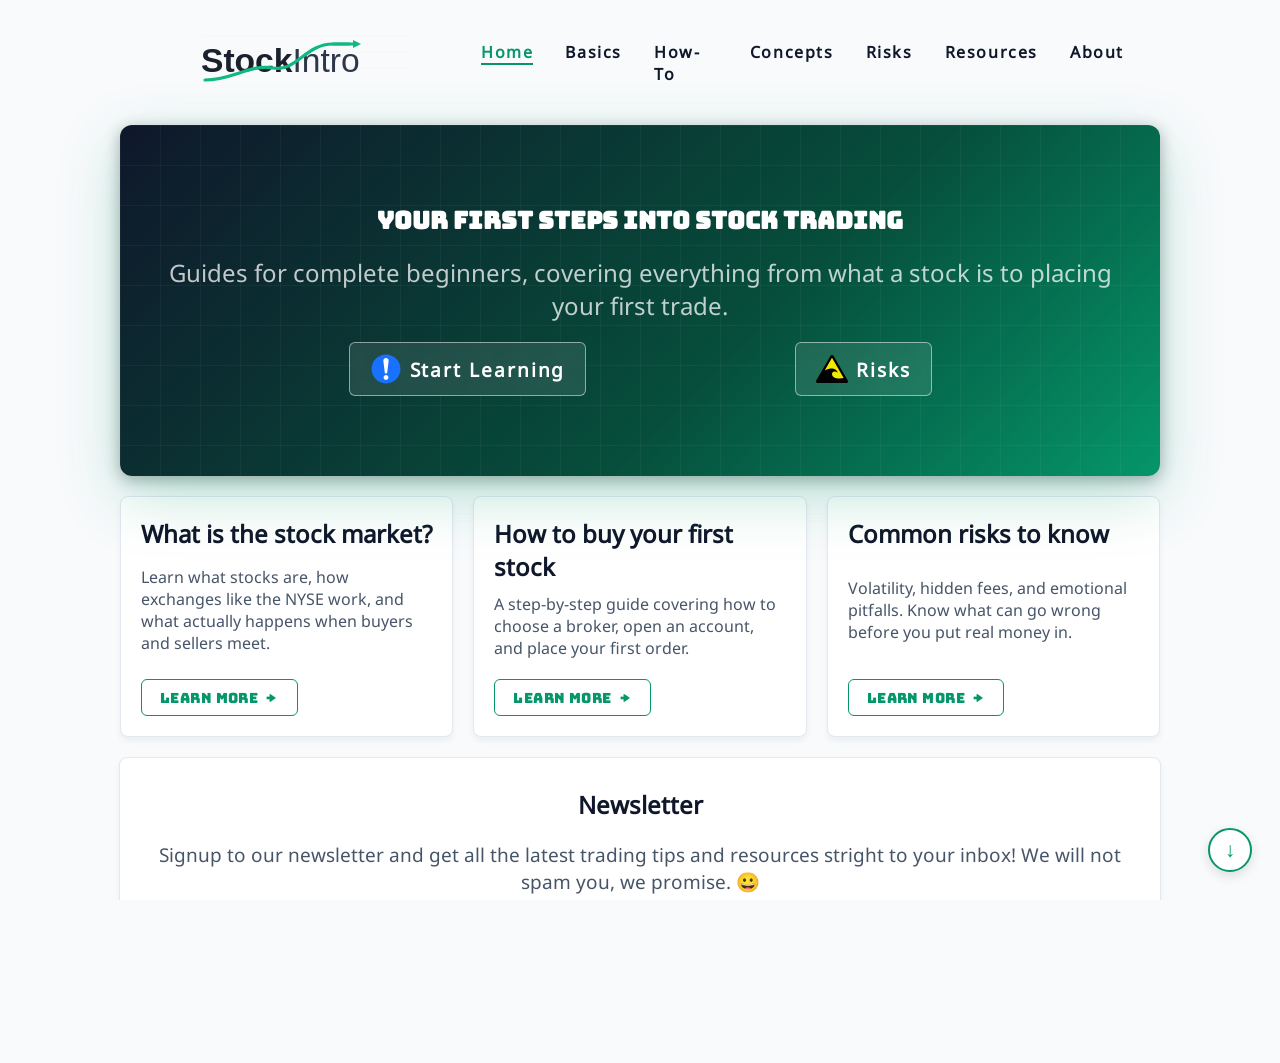
<file: index.html>
<!doctype html>
<!--
    Purpose: An introduction to stock market trading, intended for people who are interested in stock market trading and want an initial introduction.
    Started: 11th March 2026
 -->
<html lang="en-us">
    <head>
        <meta charset="UTF-8">
        <meta name="viewport" content="width=device-width, initial-scale=1.0">
        <meta name="description" content="Learn how to do stock trading from the basic concepts to making your first trade.">
        <meta name="keywords" content="stock trading,intro to stock trading,risks,newsletter,learn">
        <title>StockInto - Home</title>
        <link rel="preload" href="fonts/NotoSans-Regular.woff2" as="font" type="font/woff2" crossorigin>
        <link rel="preload" href="fonts/Bungee-Regular.woff2" as="font" type="font/woff2" crossorigin>
        <link rel="icon" href="images/favicon.svg" type="image/svg+xml">
        <link rel="stylesheet" href="css/style.css">
        <script src="js/site.js"></script>
    </head>
    <body>
        <!-- Header Section -->
        <header>
            <a href="index.html"><img src="images/logo.svg" id="logo" alt="StockIntro" width="160" height="40"></a>
            <div id="navfocus" onClick="toggleNavMenu()"><!-- Shows a gray background when small menu is toggled to focus the nav menu --></div>
            <nav>
                <!-- Navigation Section -->
                <ul>
                    <li><a href="index.html">Home</a></li>
                    <li><a href="basics.html">Basics</a></li>
                    <li><a href="how-to.html">How-To</a></li>
                    <li><a href="concepts.html">Concepts</a></li>
                    <li><a href="risks.html">Risks</a></li>
                    <li><a href="resources.html">Resources</a></li>
                    <li><a href="about.html">About</a></li>
                </ul>
            </nav>
            <span id="hamburger" onClick="toggleNavMenu()">&#8801;</span>
        </header>
        <main>
            <section id="hero">
                <h1>Your first steps into stock trading</h1>
                <p>Guides for complete beginners, covering everything from what a stock is to placing your first trade.</p>
                <nav id="hero-links">
                    <a href="basics.html"><img src="images/icons/general-mandatory-svgrepo-com.svg" class="icon-32" alt=""> Start Learning</a>
                    <a href="risks.html" id="hero-risk-btn"><img src="images/icons/warning-tsunami-hazard-zone-svgrepo-com.svg" class="icon-32" alt=""> <span>Risks</span></a>
                </nav>
            </section>
            <section class="teasers">
                <ul>
                    <li>
                        <h2>What is the stock market?</h2>
                        <p>
                            Learn what stocks are, how exchanges like the NYSE work,
                            and what actually happens when buyers and sellers meet.
                        </p>
                        <a href="basics.html">Learn More</a>
                    </li>
                    <li>
                        <h2>How to buy your first stock</h2>
                        <p>
                            A step-by-step guide covering how to choose a broker, open an account, and place your first order.
                        </p>
                        <a href="how-to.html">Learn More</a>
                    </li>
                    <li>
                        <h2>Common risks to know</h2>
                        <p>
                            Volatility, hidden fees, and emotional pitfalls. Know what can go wrong before you put real money in.
                        </p>
                        <a href="risks.html">Learn More</a>
                    </li>
                </ul>
            </section>
            <section class="content" id="newsletter">
                <h2>Newsletter</h2>
                <p>Signup to our newsletter and get all the latest trading tips and resources stright to your inbox! We will not spam you, we promise. &#128512;</p>
                <form action="newsletter-thanks.html" method="GET">
                    <input type="email" name="email" placeholder="you@wherever.org">
                    <input type="submit" value="Signup">
                </form>
            </section>
        </main>
        <footer>
            <p>&copy;2026 StockIntro. All Rights Reserved. | This website was created as a university project.</p>
            <ul>
                <li><a href="privacy.html">Privacy</a></li>
                <li><a href="terms.html">Terms</a></li>
                <li><a href="#"><img src="images/icons/facebook-color-svgrepo-com.svg" class="icon-24" alt="Facebook"></a></li>
                <li><a href="#"><img src="images/icons/twitter-1-svgrepo-com.svg" class="icon-24" alt="Twitter / X"></a></li>
            </ul>
        </footer>
    </body>
</html>
</file>
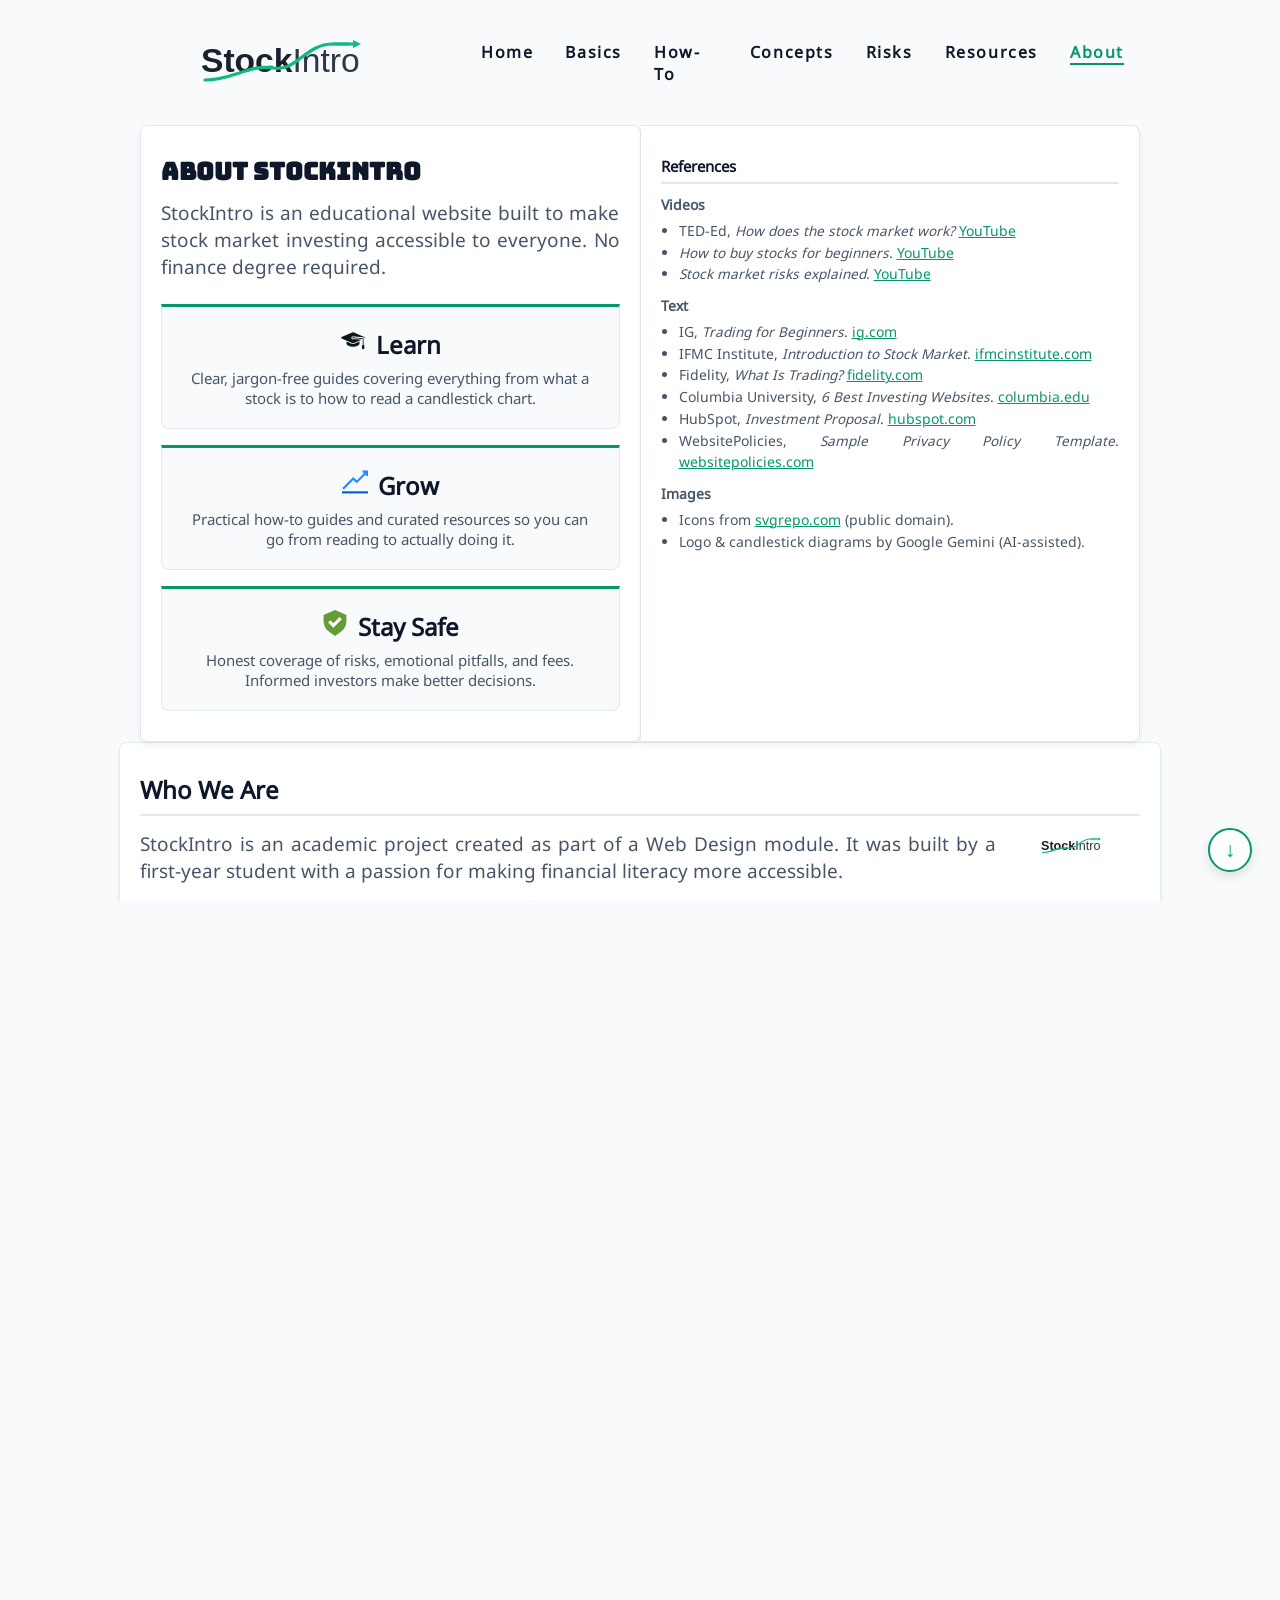
<file: about.html>
<!doctype html>
<html lang="en-us">
    <head>
        <meta charset="UTF-8">
        <meta name="viewport" content="width=device-width, initial-scale=1.0">
        <meta name="description" content="About StockIntro - our mission, who we are, and where to find us.">
        <meta name="keywords" content="stock trading,intro to stock trading,about,about us">
        <title>StockIntro - About</title>
        <link rel="preload" href="fonts/NotoSans-Regular.woff2" as="font" type="font/woff2" crossorigin>
        <link rel="preload" href="fonts/Bungee-Regular.woff2" as="font" type="font/woff2" crossorigin>
        <link rel="icon" href="images/favicon.svg" type="image/svg+xml">
        <link rel="stylesheet" href="css/style.css">
        <link rel="stylesheet" href="css/about.css">
        <script src="js/site.js"></script>
        <style>
            /* Float the logo image in the Who We Are section */
            .about-float-img {
                float: right;
                margin: 0 0 16px 24px;
                border-radius: 8px;
                width: 120px;
            }
        </style>
    </head>
    <body>
        <!-- Header Section -->
        <header>
            <a href="index.html"><img src="images/logo.svg" id="logo" alt="StockIntro" width="160" height="40"></a>
            <div id="navfocus" onClick="toggleNavMenu()"><!-- Shows a gray background when small menu is toggled to focus the nav menu --></div>
            <nav>
                <!-- Navigation Section -->
                <ul>
                    <li><a href="index.html">Home</a></li>
                    <li><a href="basics.html">Basics</a></li>
                    <li><a href="how-to.html">How-To</a></li>
                    <li><a href="concepts.html">Concepts</a></li>
                    <li><a href="risks.html">Risks</a></li>
                    <li><a href="resources.html">Resources</a></li>
                    <li><a href="about.html">About</a></li>
                </ul>
            </nav>
            <span id="hamburger" onClick="toggleNavMenu()">&#8801;</span>
        </header>
        <main>

            <!-- Mission -->
            <div class="about-mission-row">
                <section class="content">
                    <h1>About StockIntro</h1>
                    <p>StockIntro is an educational website built to make stock market investing accessible to everyone. No finance degree required.</p>

                    <div class="about-mission">
                        <div class="about-mission-item">
                            <div class="about-mission-header">
                                <span class="about-mission-icon"><img src="images/icons/learn-svgrepo-com.svg" alt=""></span>
                                <h2>Learn</h2>
                            </div>
                            <p>Clear, jargon-free guides covering everything from what a stock is to how to read a candlestick chart.</p>
                        </div>
                        <div class="about-mission-item">
                            <div class="about-mission-header">
                                <span class="about-mission-icon"><img src="images/icons/profit-svgrepo-com.svg" alt=""></span>
                                <h2>Grow</h2>
                            </div>
                            <p>Practical how-to guides and curated resources so you can go from reading to actually doing it.</p>
                        </div>
                        <div class="about-mission-item">
                            <div class="about-mission-header">
                                <span class="about-mission-icon"><img src="images/icons/shield-check-svgrepo-com.svg" alt=""></span>
                                <h2>Stay Safe</h2>
                            </div>
                            <p>Honest coverage of risks, emotional pitfalls, and fees. Informed investors make better decisions.</p>
                        </div>
                    </div>
                </section>

                <aside class="about-references content">
                    <h2>References</h2>
                    <ul>
                        <li><b>Videos</b>
                            <ul>
                                <li>TED-Ed, <i>How does the stock market work?</i> <a href="https://www.youtube.com/watch?v=p7HKvqRI_Bo" target="_blank" rel="noopener noreferrer">YouTube</a></li>
                                <li><i>How to buy stocks for beginners</i>. <a href="https://www.youtube.com/watch?v=bBiKjdY_Smc" target="_blank" rel="noopener noreferrer">YouTube</a></li>
                                <li><i>Stock market risks explained</i>. <a href="https://www.youtube.com/watch?v=eFf3Yk1B1VE" target="_blank" rel="noopener noreferrer">YouTube</a></li>
                            </ul>
                        </li>
                        <li><b>Text</b>
                            <ul>
                                <li>IG, <i>Trading for Beginners</i>. <a href="https://www.ig.com/en/trading-need-to-knows/trading-for-beginners" target="_blank" rel="noopener noreferrer">ig.com</a></li>
                                <li>IFMC Institute, <i>Introduction to Stock Market</i>. <a href="https://www.ifmcinstitute.com/introduction-to-stock-market/" target="_blank" rel="noopener noreferrer">ifmcinstitute.com</a></li>
                                <li>Fidelity, <i>What Is Trading?</i> <a href="https://www.fidelity.com/learning-center/smart-money/what-is-trading" target="_blank" rel="noopener noreferrer">fidelity.com</a></li>
                                <li>Columbia University, <i>6 Best Investing Websites</i>. <a href="https://www.columbia.edu/~tmd2142/6-best-investing-websites.html" target="_blank" rel="noopener noreferrer">columbia.edu</a></li>
                                <li>HubSpot, <i>Investment Proposal</i>. <a href="https://blog.hubspot.com/sales/investment-proposal" target="_blank" rel="noopener noreferrer">hubspot.com</a></li>
                                <li>WebsitePolicies, <i>Sample Privacy Policy Template</i>. <a href="https://www.websitepolicies.com/blog/sample-privacy-policy-template" target="_blank" rel="noopener noreferrer">websitepolicies.com</a></li>
                            </ul>
                        </li>
                        <li><b>Images</b>
                            <ul>
                                <li>Icons from <a href="https://www.svgrepo.com" target="_blank" rel="noopener noreferrer">svgrepo.com</a> (public domain).</li>
                                <li>Logo &amp; candlestick diagrams by Google Gemini (AI-assisted).</li>
                            </ul>
                        </li>
                    </ul>
                </aside>
            </div>

            <!-- Who we are -->
            <section class="content">
                <h2 class="about-heading">Who We Are</h2>
                <img src="images/logo.svg" alt="StockIntro logo" class="about-float-img" width="120" height="30">
                <p>StockIntro is an academic project created as part of a Web Design module. It was built by a first-year student with a passion for making financial literacy more accessible.</p>
                <p>This site is not affiliated with any broker, financial institution, or investment firm. No content on this site constitutes financial advice.</p>

                <div class="about-stats">
                    <div class="about-stat">
                        <span class="about-stat-number">6</span>
                        <span class="about-stat-label">Pages of content</span>
                    </div>
                    <div class="about-stat">
                        <span class="about-stat-number">10+</span>
                        <span class="about-stat-label">Key concepts explained</span>
                    </div>
                    <div class="about-stat">
                        <span class="about-stat-number">16+</span>
                        <span class="about-stat-label">Curated resources</span>
                    </div>
                    <div class="about-stat">
                        <span class="about-stat-number">0</span>
                        <span class="about-stat-label">Ads or affiliate links</span>
                    </div>
                </div>
            </section>

            <!-- Contact / questions -->
            <section class="content">
                <h2 class="about-heading">Got a Question?</h2>
                <p>Have a suggestion, spotted an error, or just want to get in touch? Fill in the form below and we'll get back to you.</p>

                <p style="font-size:0.85em; color:var(--text-secondary);">Fields marked <span style="color:red;">*</span> are required.</p>
                <form class="about-form" action="contact-thanks.html" method="GET">
                    <div class="about-form-row">
                        <div class="about-form-group">
                            <label for="about-name">Name <span style="color:red;">*</span></label>
                            <input type="text" id="about-name" name="name" placeholder="Your name" autocomplete="name" required>
                        </div>
                        <div class="about-form-group">
                            <label for="about-email">Email <span style="color:red;">*</span></label>
                            <input type="email" id="about-email" name="email" placeholder="you@example.com" autocomplete="email" required>
                        </div>
                    </div>
                    <div class="about-form-group">
                        <label for="about-message">Message <span style="color:red;">*</span></label>
                        <textarea id="about-message" name="message" rows="5" placeholder="Your message..." required minlength="10"></textarea>
                    </div>
                    <button type="submit" class="about-form-submit">Send Message &#8594;</button>
                </form>
            </section>

            <!-- Find us -->
            <section class="content" id="about-find-us">
                <h2 class="about-heading">Find Us</h2>
                <p>Our headquarters are located at a very well-known landmark. You can't miss it. If you make it back.</p>

                <div class="about-map-wrap">
                    <iframe
                        title="StockIntro HQ, Bermuda Triangle"
                        src="https://www.google.com/maps/embed?pb=!1m14!1m12!1m3!1d7000000!2d-67.5!3d25.0!2m3!1f0!2f0!3f0!3m2!1i1024!2i768!4f13.1!5e0!3m2!1sen!2sie!4v1712345678901"
                        height="400"
                        style="border:0;"
                        allowfullscreen=""
                        loading="lazy"
                        referrerpolicy="no-referrer-when-downgrade">
                    </iframe>
                </div>
                <p class="about-map-caption">&#9651; StockIntro HQ, Bermuda Triangle, North Atlantic Ocean.</p>
            </section>

        </main>
        <footer>
            <p>&copy;2026 StockIntro. All Rights Reserved.</p>
            <ul>
                <li><a href="privacy.html">Privacy</a></li>
                <li><a href="terms.html">Terms</a></li>
                <li><a href="#"><img src="images/icons/facebook-color-svgrepo-com.svg" class="icon-24" alt="Facebook"></a></li>
                <li><a href="#"><img src="images/icons/twitter-1-svgrepo-com.svg" class="icon-24" alt="Twitter / X"></a></li>
            </ul>
        </footer>
    </body>
</html>
</file>
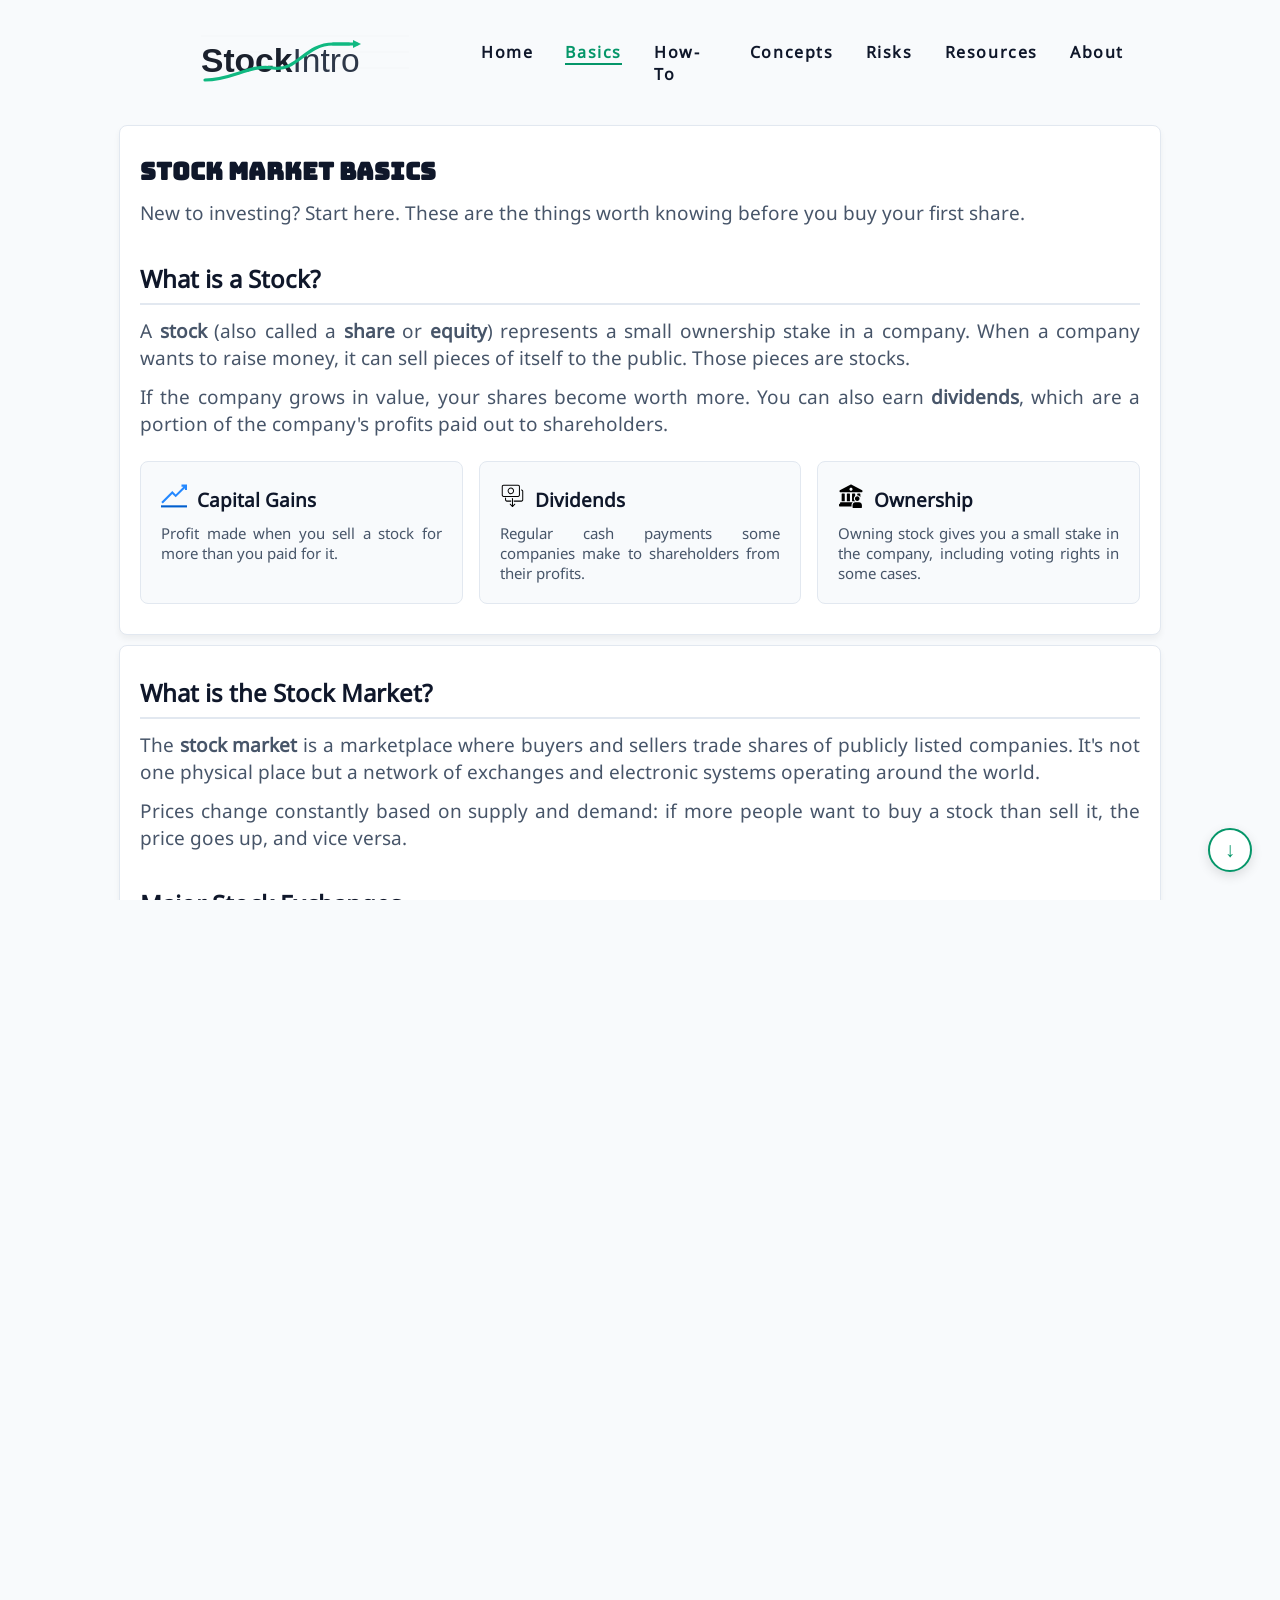
<file: basics.html>
<!doctype html>
<html lang="en-us">
    <head>
        <meta charset="UTF-8">
        <meta name="viewport" content="width=device-width, initial-scale=1.0">
        <meta name="description" content="Explains what stocks/markets are, types of exchanges (eg NYSE), buyers vs. sellers, etc.">
        <meta name="keywords" content="stock trading,intro to stock trading,basics,stocks,markets,exchanges,buyers,sellers">
        <title>StockIntro - Basics</title>
        <link rel="preload" href="fonts/NotoSans-Regular.woff2" as="font" type="font/woff2" crossorigin>
        <link rel="preload" href="fonts/Bungee-Regular.woff2" as="font" type="font/woff2" crossorigin>
        <link rel="icon" href="images/favicon.svg" type="image/svg+xml">
        <link rel="stylesheet" href="css/style.css">
        <link rel="stylesheet" href="css/basics.css">
        <script src="js/site.js"></script>
    </head>
    <body>
        <!-- Header Section -->
        <header>
            <a href="index.html"><img src="images/logo.svg" id="logo" alt="StockIntro" width="160" height="40"></a>
            <div id="navfocus" onClick="toggleNavMenu()"><!-- Shows a gray background when small menu is toggled to focus the nav menu --></div>
            <nav>
                <!-- Navigation Section -->
                <ul>
                    <li><a href="index.html">Home</a></li>
                    <li><a href="basics.html">Basics</a></li>
                    <li><a href="how-to.html">How-To</a></li>
                    <li><a href="concepts.html">Concepts</a></li>
                    <li><a href="risks.html">Risks</a></li>
                    <li><a href="resources.html">Resources</a></li>
                    <li><a href="about.html">About</a></li>
                </ul>
            </nav>
            <span id="hamburger" onClick="toggleNavMenu()">&#8801;</span>
        </header>
        <main>

            <!-- What is a Stock? -->
            <section class="content">
                <h1>Stock Market Basics</h1>
                <p>New to investing? Start here. These are the things worth knowing before you buy your first share.</p>

                <h2 class="basics-section-heading">What is a Stock?</h2>
                <p>A <b>stock</b> (also called a <b>share</b> or <b>equity</b>) represents a small ownership stake in a company. When a company wants to raise money, it can sell pieces of itself to the public. Those pieces are stocks.</p>
                <p>If the company grows in value, your shares become worth more. You can also earn <b>dividends</b>, which are a portion of the company's profits paid out to shareholders.</p>

                <div class="basics-info-cards">
                    <div class="basics-info-card">
                        <div class="basics-info-card-header">
                            <span class="basics-info-icon"><img src="images/icons/profit-svgrepo-com.svg" alt=""></span>
                            <h3>Capital Gains</h3>
                        </div>
                        <p>Profit made when you sell a stock for more than you paid for it.</p>
                    </div>
                    <div class="basics-info-card">
                        <div class="basics-info-card-header">
                            <span class="basics-info-icon"><img src="images/icons/dividend-cap-gains-svgrepo-com.svg" alt=""></span>
                            <h3>Dividends</h3>
                        </div>
                        <p>Regular cash payments some companies make to shareholders from their profits.</p>
                    </div>
                    <div class="basics-info-card">
                        <div class="basics-info-card-header">
                            <span class="basics-info-icon"><img src="images/icons/broker-svgrepo-com.svg" alt=""></span>
                            <h3>Ownership</h3>
                        </div>
                        <p>Owning stock gives you a small stake in the company, including voting rights in some cases.</p>
                    </div>
                </div>
            </section>

            <!-- What is the Stock Market? -->
            <section class="content">
                <h2 class="basics-section-heading">What is the Stock Market?</h2>
                <p>The <b>stock market</b> is a marketplace where buyers and sellers trade shares of publicly listed companies. It's not one physical place but a network of exchanges and electronic systems operating around the world.</p>
                <p>Prices change constantly based on supply and demand: if more people want to buy a stock than sell it, the price goes up, and vice versa.</p>

                <h2 class="basics-section-heading">Major Stock Exchanges</h2>
                <p>Stocks are traded on organised <b>exchanges</b>, which are regulated platforms that match buyers with sellers. Each exchange has its own listing requirements and trading hours.</p>

                <div class="basics-exchanges">
                    <div class="basics-exchange-card">
                        <h3>NYSE</h3>
                        <p class="basics-exchange-location">&#127482;&#127480; New York, USA</p>
                        <p>The <b>New York Stock Exchange</b> is the world's largest by market capitalisation. It lists blue-chip companies like Coca-Cola, JPMorgan, and Walmart.</p>
                    </div>
                    <div class="basics-exchange-card">
                        <h3>NASDAQ</h3>
                        <p class="basics-exchange-location">&#127482;&#127480; New York, USA</p>
                        <p>Fully electronic exchange known for its concentration of technology companies. Apple, Microsoft, Amazon, and Meta all trade here.</p>
                    </div>
                    <div class="basics-exchange-card">
                        <h3>LSE</h3>
                        <p class="basics-exchange-location">&#127468;&#127463; London, UK</p>
                        <p>The <b>London Stock Exchange</b> is Europe's largest, listing over 1,000 companies including BP, HSBC, and AstraZeneca.</p>
                    </div>
                    <div class="basics-exchange-card">
                        <h3>Euronext</h3>
                        <p class="basics-exchange-location">&#127466;&#127482; Pan-European</p>
                        <p>Operates across Amsterdam, Paris, Brussels, and Dublin. The main exchange for many European multinationals.</p>
                    </div>
                </div>
            </section>

            <!-- Buyers vs Sellers -->
            <section class="content">
                <h2 class="basics-section-heading">Buyers vs. Sellers</h2>
                <p>Every trade has two sides: someone buying and someone selling. Their motivations are usually opposite:</p>

                <div class="basics-vs">
                    <div class="basics-vs-side basics-vs-buyer">
                        <h3><img src="images/icons/profit-svgrepo-com.svg" alt="" class="icon-inline"> Buyers (Bulls)</h3>
                        <ul>
                            <li>Believe the stock price will <b>rise</b></li>
                            <li>Looking to make a profit or earn dividends</li>
                            <li>Increase demand, pushing prices up</li>
                            <li>Often called <b>bullish</b> on a stock</li>
                        </ul>
                    </div>
                    <div class="basics-vs-divider">VS</div>
                    <div class="basics-vs-side basics-vs-seller">
                        <h3><img src="images/icons/invest-svgrepo-com.svg" alt="" class="icon-inline"> Sellers (Bears)</h3>
                        <ul>
                            <li>Believe the stock price will <b>fall</b></li>
                            <li>Looking to lock in gains or cut losses</li>
                            <li>Increase supply, pushing prices down</li>
                            <li>Often called <b>bearish</b> on a stock</li>
                        </ul>
                    </div>
                </div>

                <aside class="basics-note"><img src="images/icons/info-svgrepo-com.svg" alt="" class="icon-inline"> The balance between buyers and sellers at any given moment determines the price. When buyers outnumber sellers, prices rise. When sellers dominate, prices fall.</aside>
            </section>

            <!-- Trading Day Timeline -->
            <section class="content">
                <h2 class="basics-section-heading">A Day in the Life of a Trading Day</h2>
                <p>Stock markets operate on a strict schedule. Here's how a typical trading day unfolds on the NYSE (Eastern Time):</p>

                <ol class="basics-timeline">
                    <li style="padding-bottom: 110px">
                        <span class="basics-timeline-time">4:00 AM</span>
                        <div class="basics-timeline-body">
                            <h3>Pre-Market Opens</h3>
                            <p>Extended-hours trading begins. Volume is low and spreads are wide. Generally for experienced traders only.</p>
                        </div>
                    </li>
                    <li style="padding-bottom: 10px" class="basics-timeline-market-start">
                        <span class="basics-timeline-time">9:30 AM</span>
                        <div class="basics-timeline-body">
                            <h3>Opening Bell <img src="images/icons/bell-ringing-svgrepo-com.svg" alt="" class="icon-inline"></h3>
                            <p>The main trading session begins. This is often the most volatile period as overnight news is priced in.</p>
                        </div>
                    </li>
                    <li style="padding-bottom: 40px" class="basics-timeline-market">
                        <span class="basics-timeline-time">10:00 AM</span>
                        <div class="basics-timeline-body">
                            <h3>Morning Session</h3>
                            <p>Volatility settles. Institutional investors and fund managers are most active. High volume and tighter spreads.</p>
                        </div>
                    </li>
                    <li style="padding-bottom: 60px" class="basics-timeline-market">
                        <span class="basics-timeline-time">12:00 PM</span>
                        <div class="basics-timeline-body">
                            <h3>Midday Lull</h3>
                            <p>Trading volume typically drops. Prices can drift or consolidate. A quieter period for new positions.</p>
                        </div>
                    </li>
                    <li style="padding-bottom: 20px" class="basics-timeline-market">
                        <span class="basics-timeline-time">3:00 PM</span>
                        <div class="basics-timeline-body">
                            <h3>Afternoon Surge</h3>
                            <p>Volume picks back up as traders position ahead of the close. Momentum can accelerate quickly.</p>
                        </div>
                    </li>
                    <li style="padding-bottom: 80px" class="basics-timeline-market-end">
                        <span class="basics-timeline-time">4:00 PM</span>
                        <div class="basics-timeline-body">
                            <h3>Closing Bell <img src="images/icons/bell-ringing-svgrepo-com.svg" alt="" class="icon-inline"></h3>
                            <p>The main session ends. The official closing price is set. Many funds rebalance at this exact moment.</p>
                        </div>
                    </li>
                    <li>
                        <span class="basics-timeline-time">8:00 PM</span>
                        <div class="basics-timeline-body">
                            <h3>After-Hours Trading</h3>
                            <p>Extended session closes. Earnings reports released after the bell can cause big price moves here.</p>
                        </div>
                    </li>
                </ol>
            </section>

            <section class="content">
                <h2 class="basics-section-heading">Watch: How Does the Stock Market Work?</h2>
                <p>A short animated overview of how the stock market works, from TED-Ed.</p>
                <div class="video-wrap">
                    <iframe src="https://www.youtube.com/embed/p7HKvqRI_Bo" title="How does the stock market work? - TED-Ed" allow="accelerometer; autoplay; clipboard-write; encrypted-media; gyroscope; picture-in-picture; web-share" allowfullscreen></iframe>
                </div>
            </section>

        </main>
        <footer>
            <p>&copy;2026 StockIntro. All Rights Reserved.</p>
            <ul>
                <li><a href="privacy.html">Privacy</a></li>
                <li><a href="terms.html">Terms</a></li>
                <li><a href="#"><img src="images/icons/facebook-color-svgrepo-com.svg" class="icon-24" alt="Facebook"></a></li>
                <li><a href="#"><img src="images/icons/twitter-1-svgrepo-com.svg" class="icon-24" alt="Twitter / X"></a></li>
            </ul>
        </footer>
    </body>
</html>
</file>
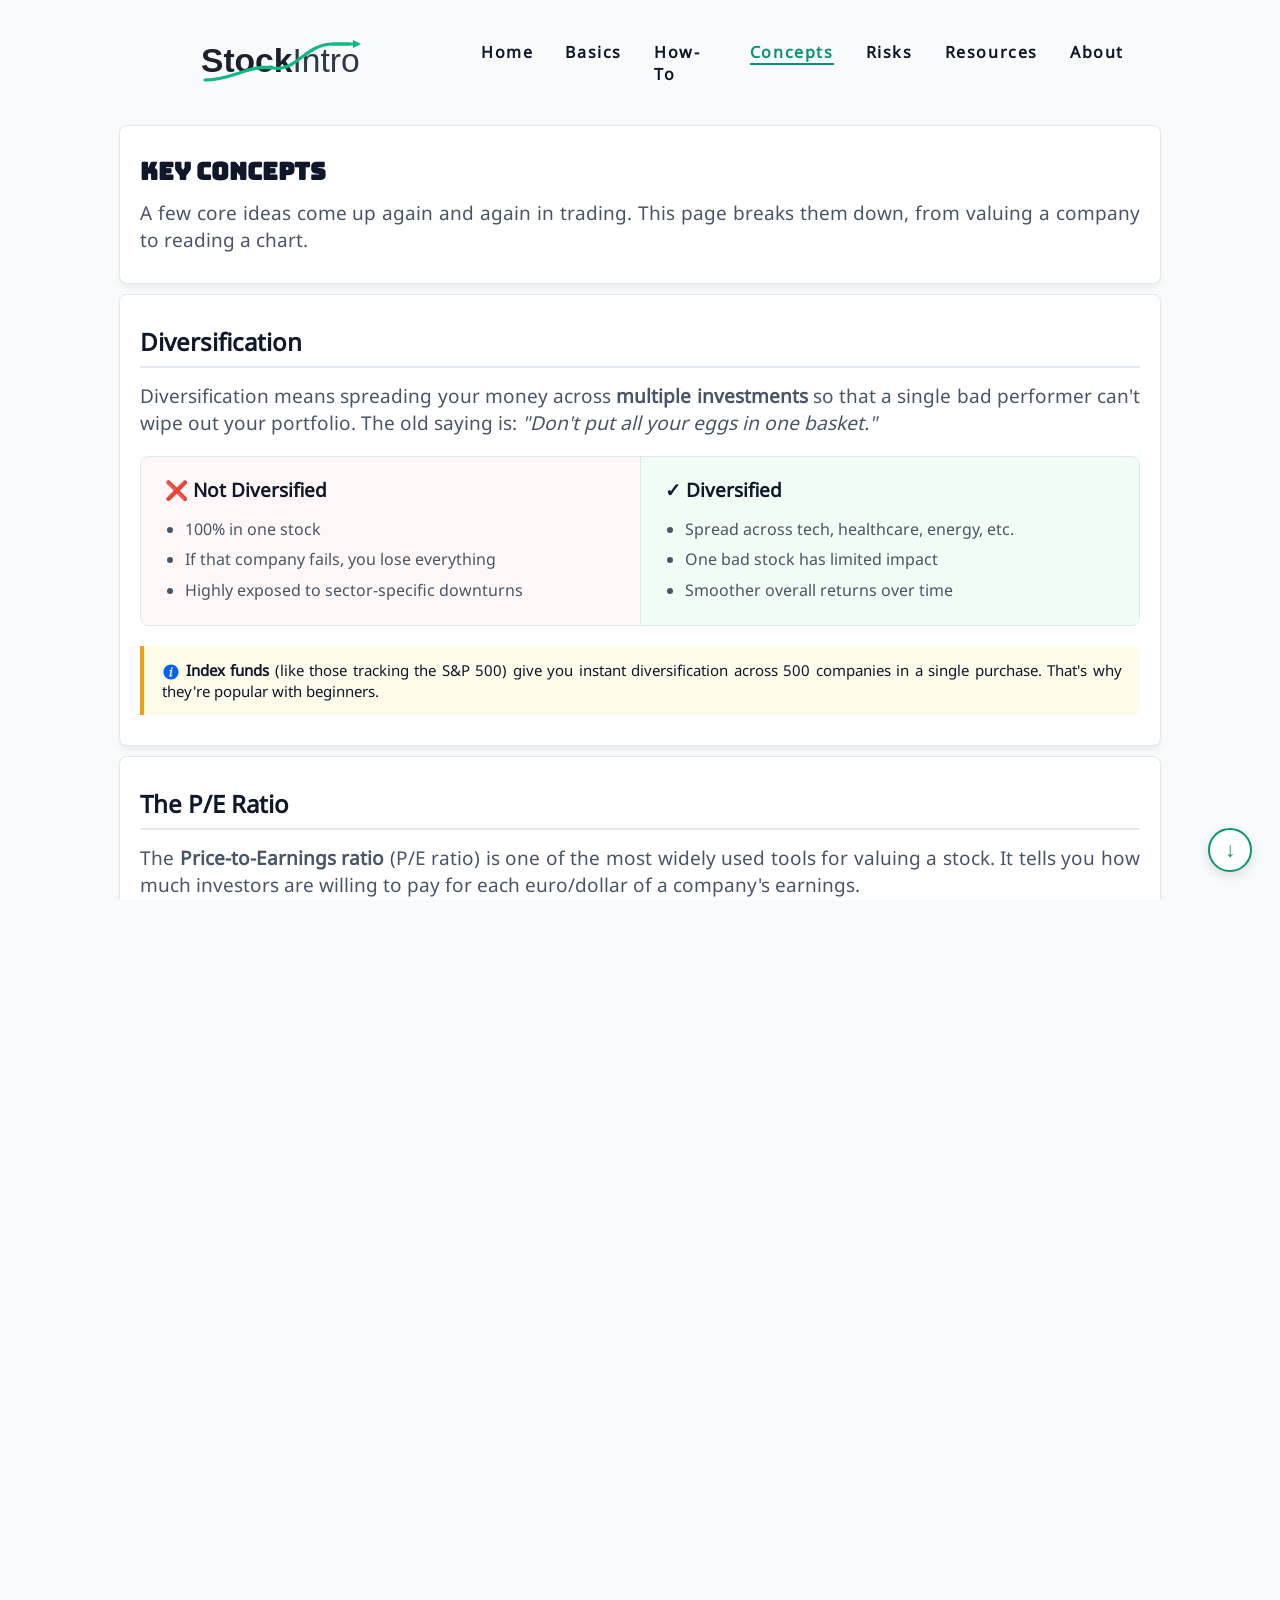
<file: concepts.html>
<!doctype html>
<html lang="en-us">
    <head>
        <meta charset="UTF-8">
        <meta name="viewport" content="width=device-width, initial-scale=1.0">
        <meta name="description" content="Learn diversification, P/E ratio, dividends, charts (candlesticks), interactive glossary or quiz.">
        <meta name="keywords" content="stock trading,intro to stock trading,concepts,diversification,p/e ratio,dividends,candlesticks,candlestick charts">
        <title>StockIntro - Concepts</title>
        <link rel="preload" href="fonts/NotoSans-Regular.woff2" as="font" type="font/woff2" crossorigin>
        <link rel="preload" href="fonts/Bungee-Regular.woff2" as="font" type="font/woff2" crossorigin>
        <link rel="icon" href="images/favicon.svg" type="image/svg+xml">
        <link rel="stylesheet" href="css/style.css">
        <link rel="stylesheet" href="css/concepts.css">
        <script src="js/site.js"></script>
    </head>
    <body>
        <!-- Header Section -->
        <header>
            <a href="index.html"><img src="images/logo.svg" id="logo" alt="StockIntro" width="160" height="40"></a>
            <div id="navfocus" onClick="toggleNavMenu()"><!-- Shows a gray background when small menu is toggled to focus the nav menu --></div>
            <nav>
                <!-- Navigation Section -->
                <ul>
                    <li><a href="index.html">Home</a></li>
                    <li><a href="basics.html">Basics</a></li>
                    <li><a href="how-to.html">How-To</a></li>
                    <li><a href="concepts.html">Concepts</a></li>
                    <li><a href="risks.html">Risks</a></li>
                    <li><a href="resources.html">Resources</a></li>
                    <li><a href="about.html">About</a></li>
                </ul>
            </nav>
            <span id="hamburger" onClick="toggleNavMenu()">&#8801;</span>
        </header>
        <main>

            <!-- Intro -->
            <section class="content">
                <h1>Key Concepts</h1>
                <p>A few core ideas come up again and again in trading. This page breaks them down, from valuing a company to reading a chart.</p>
            </section>

            <!-- Diversification -->
            <section class="content">
                <h2 class="concepts-heading">Diversification</h2>
                <p>Diversification means spreading your money across <b>multiple investments</b> so that a single bad performer can't wipe out your portfolio. The old saying is: <em>"Don't put all your eggs in one basket."</em></p>

                <div class="concepts-compare">
                    <div class="concepts-compare-col concepts-compare-bad">
                        <h3>&#10060; Not Diversified</h3>
                        <ul>
                            <li>100% in one stock</li>
                            <li>If that company fails, you lose everything</li>
                            <li>Highly exposed to sector-specific downturns</li>
                        </ul>
                    </div>
                    <div class="concepts-compare-col concepts-compare-good">
                        <h3>&#10003; Diversified</h3>
                        <ul>
                            <li>Spread across tech, healthcare, energy, etc.</li>
                            <li>One bad stock has limited impact</li>
                            <li>Smoother overall returns over time</li>
                        </ul>
                    </div>
                </div>

                <aside class="concepts-note"><img src="images/icons/info-svgrepo-com.svg" alt="" class="icon-inline"> <b>Index funds</b> (like those tracking the S&amp;P 500) give you instant diversification across 500 companies in a single purchase. That's why they're popular with beginners.</aside>
            </section>

            <!-- P/E Ratio -->
            <section class="content">
                <h2 class="concepts-heading">The P/E Ratio</h2>
                <p>The <b>Price-to-Earnings ratio</b> (P/E ratio) is one of the most widely used tools for valuing a stock. It tells you how much investors are willing to pay for each euro/dollar of a company's earnings.</p>

                <div class="concepts-formula">
                    <span class="concepts-formula-part">Share Price</span>
                    <span class="concepts-formula-divider">&#247;</span>
                    <span class="concepts-formula-part">Earnings Per Share</span>
                    <span class="concepts-formula-divider">=</span>
                    <span class="concepts-formula-result">P/E Ratio</span>
                </div>

                <table class="concepts-table">
                    <thead>
                        <tr>
                            <th>P/E Range</th>
                            <th>What it might mean</th>
                            <th>Typical for</th>
                        </tr>
                    </thead>
                    <tbody>
                        <tr>
                            <td class="concepts-pe-low">Under 10</td>
                            <td>Potentially undervalued, or the market expects decline</td>
                            <td>Mature / struggling companies</td>
                        </tr>
                        <tr>
                            <td>10 – 20</td>
                            <td>Fairly valued, in line with average market expectations</td>
                            <td>Established blue-chip companies</td>
                        </tr>
                        <tr>
                            <td>20 – 40</td>
                            <td>Growth premium; investors expect strong future earnings</td>
                            <td>Growing tech companies</td>
                        </tr>
                        <tr>
                            <td class="concepts-pe-high">40+</td>
                            <td>Expensive or speculative, with high expectations baked in</td>
                            <td>High-growth startups, AI stocks</td>
                        </tr>
                    </tbody>
                </table>

                <aside class="concepts-note">&#9888; P/E ratio alone doesn't tell the whole story. Always compare against the company's own history and its industry peers.</aside>
            </section>

            <!-- Dividends -->
            <section class="content">
                <h2 class="concepts-heading">Dividends</h2>
                <p>A <b>dividend</b> is a cash payment made by a company to its shareholders, usually from its profits. Not all companies pay dividends. Many reinvest profits into growth instead.</p>

                <div class="concepts-dividend-flow">
                    <div class="concepts-dividend-step">
                        <span class="concepts-dividend-icon"><img src="images/icons/broker-svgrepo-com.svg" alt=""></span>
                        <p>Company earns profit</p>
                    </div>
                    <span class="concepts-dividend-arrow">&#8594;</span>
                    <div class="concepts-dividend-step">
                        <span class="concepts-dividend-icon"><img src="images/icons/meeting-4-svgrepo-com.svg" alt=""></span>
                        <p>Board declares dividend</p>
                    </div>
                    <span class="concepts-dividend-arrow">&#8594;</span>
                    <div class="concepts-dividend-step">
                        <span class="concepts-dividend-icon"><img src="images/icons/calendar-days-svgrepo-com.svg" alt=""></span>
                        <p>Record date set</p>
                    </div>
                    <span class="concepts-dividend-arrow">&#8594;</span>
                    <div class="concepts-dividend-step">
                        <span class="concepts-dividend-icon"><img src="images/icons/dividend-cap-gains-svgrepo-com.svg" alt=""></span>
                        <p>Cash paid to shareholders</p>
                    </div>
                </div>

                <h3 class="concepts-subheading">Dividend Yield</h3>
                <p>The <b>dividend yield</b> shows what percentage return you get from dividends relative to the share price:</p>

                <div class="concepts-formula">
                    <span class="concepts-formula-part">Annual Dividend</span>
                    <span class="concepts-formula-divider">&#247;</span>
                    <span class="concepts-formula-part">Share Price</span>
                    <span class="concepts-formula-divider">&#215;</span>
                    <span class="concepts-formula-part">100</span>
                    <span class="concepts-formula-divider">=</span>
                    <span class="concepts-formula-result">Yield %</span>
                </div>

                <p>For example, a stock priced at &euro;50 that pays &euro;2 per year in dividends has a yield of <b>4%</b>.</p>

                <h4 class="concepts-subheading">Dividend Reinvestment Plans (DRIPs)</h4>
                <p>Many brokers let you automatically reinvest dividends to buy more shares instead of taking the cash. Over time, this compounding effect can significantly grow your position without any extra money out of your own pocket.</p>
            </section>

            <!-- Candlestick Charts -->
            <section class="content">
                <h2 class="concepts-heading">Reading Candlestick Charts</h2>
                <p>A <b>candlestick chart</b> is the most common way to display stock price movement over time. Each "candle" represents one time period (a minute, an hour, a day, etc.) and shows four key prices:</p>

                <div class="concepts-candle-explainer">
                    <div class="concepts-candle-diagram">
                        <!-- Bullish candle -->
                        <div class="concepts-candle-wrap">
                            <p class="concepts-candle-label">Bullish (Green)</p>
                            <div class="concepts-candle-svg-wrap">
                                <img src="images/candlestick-bullish.svg" alt="Bullish candlestick diagram" width="100" height="160">
                            </div>
                            <p class="concepts-candle-desc">Price closed <b>higher</b> than it opened. The body spans open to close.</p>
                        </div>
                        <!-- Bearish candle -->
                        <div class="concepts-candle-wrap">
                            <p class="concepts-candle-label">Bearish (Red)</p>
                            <div class="concepts-candle-svg-wrap">
                                <img src="images/candlestick-bearish.svg" alt="Bearish candlestick diagram" width="100" height="160">
                            </div>
                            <p class="concepts-candle-desc">Price closed <b>lower</b> than it opened. Red signals a down period.</p>
                        </div>
                    </div>

                    <div class="concepts-candle-parts">
                        <div class="concepts-candle-part">
                            <span class="concepts-candle-part-label">High</span>
                            <p>The highest price reached during the period, shown by the top of the wick.</p>
                        </div>
                        <div class="concepts-candle-part">
                            <span class="concepts-candle-part-label">Open</span>
                            <p>The price at the start of the period.</p>
                        </div>
                        <div class="concepts-candle-part">
                            <span class="concepts-candle-part-label">Close</span>
                            <p>The price at the end of the period. Close vs. open determines candle colour.</p>
                        </div>
                        <div class="concepts-candle-part">
                            <span class="concepts-candle-part-label">Low</span>
                            <p>The lowest price reached, shown by the bottom of the wick.</p>
                        </div>
                    </div>
                </div>
            </section>

            <!-- Glossary -->
            <section class="content">
                <h2 class="concepts-heading">Quick Glossary</h2>
                <p>New to the jargon? Here are the terms you'll encounter most often:</p>

                <dl class="concepts-glossary">
                    <div class="concepts-glossary-item">
                        <dt>Bull Market</dt>
                        <dd>A period when stock prices are rising or expected to rise. Investor confidence is high.</dd>
                    </div>
                    <div class="concepts-glossary-item">
                        <dt>Bear Market</dt>
                        <dd>A period when stock prices fall 20% or more from recent highs. Often accompanied by pessimism.</dd>
                    </div>
                    <div class="concepts-glossary-item">
                        <dt>Portfolio</dt>
                        <dd>The total collection of investments held by an individual or fund.</dd>
                    </div>
                    <div class="concepts-glossary-item">
                        <dt>Volatility</dt>
                        <dd>How much and how quickly a stock's price moves. High volatility = bigger swings, more risk.</dd>
                    </div>
                    <div class="concepts-glossary-item">
                        <dt>Market Cap</dt>
                        <dd>The total market value of a company's shares. Share Price × Total Shares = Market Cap.</dd>
                    </div>
                    <div class="concepts-glossary-item">
                        <dt>Liquidity</dt>
                        <dd>How easily a stock can be bought or sold without affecting its price. High volume = high liquidity.</dd>
                    </div>
                    <div class="concepts-glossary-item">
                        <dt>Earnings Per Share (EPS)</dt>
                        <dd>A company's profit divided by the number of shares. Higher EPS generally signals a healthier company.</dd>
                    </div>
                    <div class="concepts-glossary-item">
                        <dt>IPO</dt>
                        <dd>Initial Public Offering. When a private company sells shares to the public for the first time.</dd>
                    </div>
                    <div class="concepts-glossary-item">
                        <dt>Blue-Chip Stock</dt>
                        <dd>Shares in a large, well-established, financially stable company with a long track record.</dd>
                    </div>
                    <div class="concepts-glossary-item">
                        <dt>Short Selling</dt>
                        <dd>Borrowing shares to sell now, with the plan to buy them back cheaper later and pocket the difference.</dd>
                    </div>
                </dl>
            </section>

        </main>
        <footer>
            <p>&copy;2026 StockIntro. All Rights Reserved.</p>
            <ul>
                <li><a href="privacy.html">Privacy</a></li>
                <li><a href="terms.html">Terms</a></li>
                <li><a href="#"><img src="images/icons/facebook-color-svgrepo-com.svg" class="icon-24" alt="Facebook"></a></li>
                <li><a href="#"><img src="images/icons/twitter-1-svgrepo-com.svg" class="icon-24" alt="Twitter / X"></a></li>
            </ul>
        </footer>
    </body>
</html>
</file>
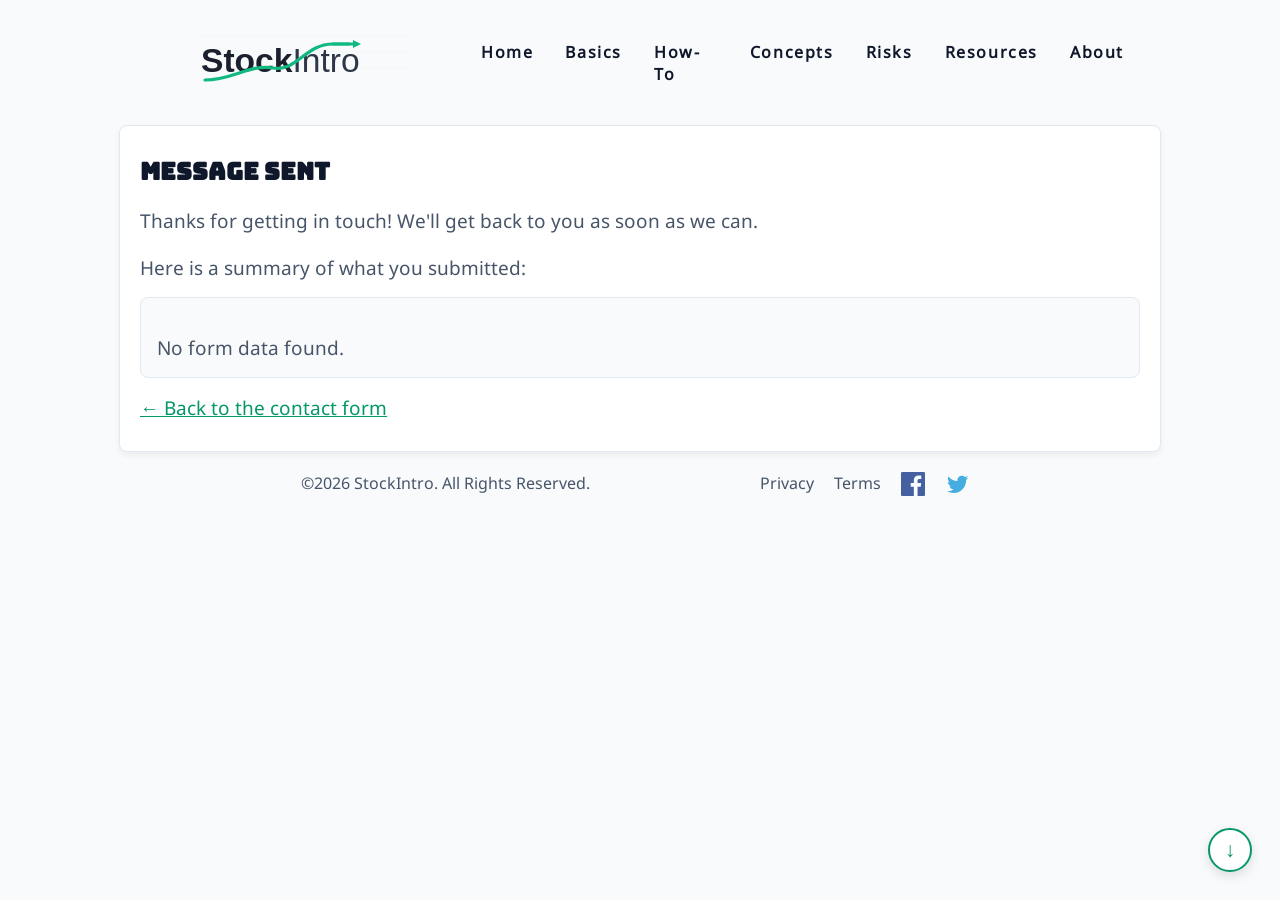
<file: contact-thanks.html>
<!doctype html>
<html lang="en-us">
    <head>
        <meta charset="UTF-8">
        <meta name="viewport" content="width=device-width, initial-scale=1.0">
        <meta name="description" content="">
        <meta name="keywords" content="">
        <title>StockIntro - Message Sent</title>
        <link rel="preload" href="fonts/NotoSans-Regular.woff2" as="font" type="font/woff2" crossorigin>
        <link rel="preload" href="fonts/Bungee-Regular.woff2" as="font" type="font/woff2" crossorigin>
        <link rel="icon" href="images/favicon.svg" type="image/svg+xml">
        <link rel="stylesheet" href="css/style.css">
        <script src="js/site.js"></script>
    </head>
    <body>
        <!-- Header Section -->
        <header>
            <a href="index.html"><img src="images/logo.svg" id="logo" alt="StockIntro" width="160" height="40"></a>
            <div id="navfocus" onClick="toggleNavMenu()"><!-- Shows a gray background when small menu is toggled to focus the nav menu --></div>
            <nav>
                <!-- Navigation Section -->
                <ul>
                    <li><a href="index.html">Home</a></li>
                    <li><a href="basics.html">Basics</a></li>
                    <li><a href="how-to.html">How-To</a></li>
                    <li><a href="concepts.html">Concepts</a></li>
                    <li><a href="risks.html">Risks</a></li>
                    <li><a href="resources.html">Resources</a></li>
                    <li><a href="about.html">About</a></li>
                </ul>
            </nav>
            <span id="hamburger" onClick="toggleNavMenu()">&#8801;</span>
        </header>
        <main>
            <section class="content">
                <h1>Message Sent</h1>
                <p>Thanks for getting in touch! We'll get back to you as soon as we can.</p>
                <p>Here is a summary of what you submitted:</p>
                <div id="submitted-values" style="margin-top:16px; background:var(--bg-color); border:1px solid var(--border-color); border-radius:8px; padding:16px;">
                </div>
                <p style="margin-top:16px;"><a href="about.html" style="color:var(--accent-primary);">&#8592; Back to the contact form</a></p>
            </section>
        </main>
        <script>
            (function () {
                var params = new URLSearchParams(window.location.search);
                var container = document.getElementById('submitted-values');
                var labels = { name: 'Name', email: 'Email', message: 'Message' };
                var html = '<dl style="display:flex;flex-direction:column;gap:12px;">';
                var found = false;
                params.forEach(function (value, key) {
                    found = true;
                    var label = labels[key] || key;
                    html += '<div><dt style="font-weight:bold;color:var(--text-primary);">' + label + '</dt>'
                          + '<dd style="margin-left:0;color:var(--text-secondary);">' + value + '</dd></div>';
                });
                html += '</dl>';
                if (found) {
                    container.innerHTML = html;
                } else {
                    container.innerHTML = '<p style="color:var(--text-secondary);">No form data found.</p>';
                }
            })();
        </script>
        <footer>
            <p>&copy;2026 StockIntro. All Rights Reserved.</p>
            <ul>
                <li><a href="privacy.html">Privacy</a></li>
                <li><a href="terms.html">Terms</a></li>
                <li><a href="#"><img src="images/icons/facebook-color-svgrepo-com.svg" class="icon-24" alt="Facebook"></a></li>
                <li><a href="#"><img src="images/icons/twitter-1-svgrepo-com.svg" class="icon-24" alt="Twitter / X"></a></li>
            </ul>
        </footer>
    </body>
</html>
</file>
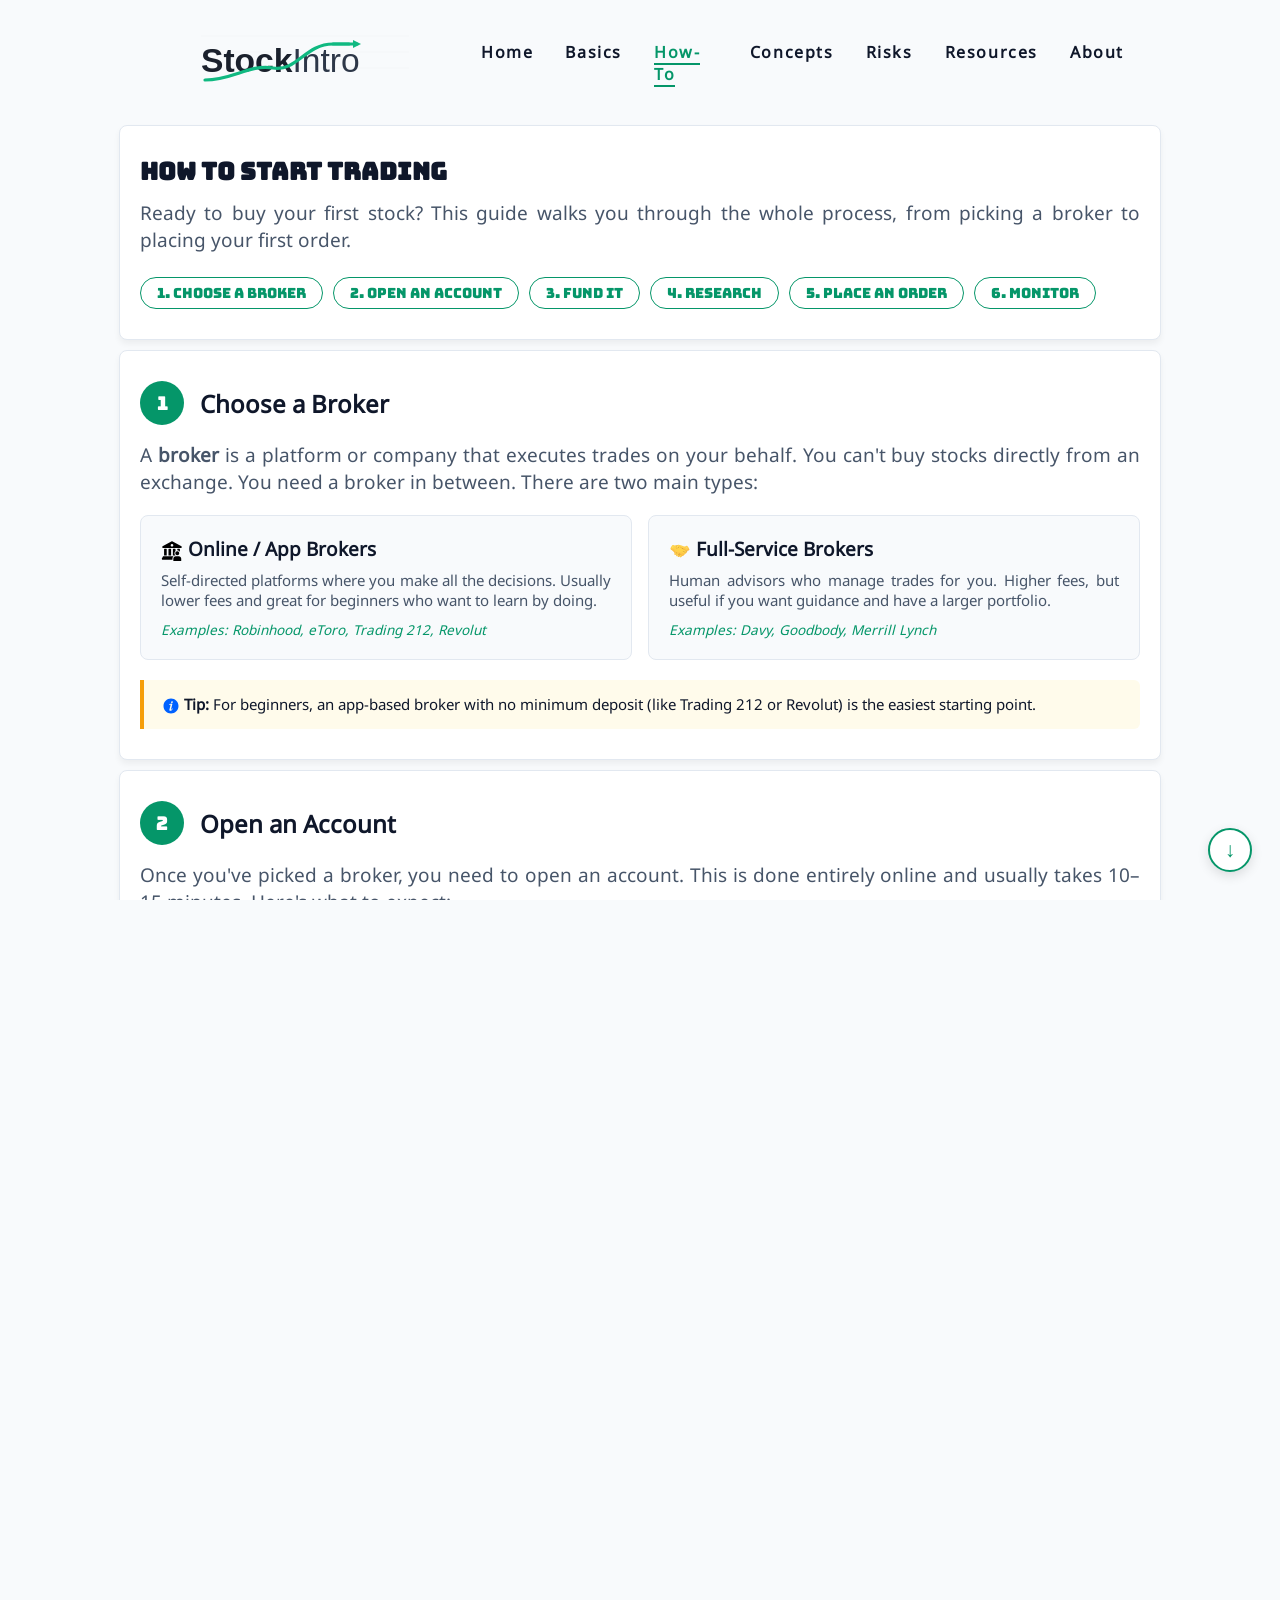
<file: how-to.html>
<!doctype html>
<html lang="en-us">
    <head>
        <meta charset="UTF-8">
        <meta name="viewport" content="width=device-width, initial-scale=1.0">
        <meta name="description" content="Step-by-step: Open brokerage account, fund it, place first order (market/limit), popular apps like Robinhood.">
        <meta name="keywords" content="stock trading,intro to stock trading,how-to,brokerage,account,fund,order,first order,robinhood">
        <title>StockIntro - How-To</title>
        <link rel="preload" href="fonts/NotoSans-Regular.woff2" as="font" type="font/woff2" crossorigin>
        <link rel="preload" href="fonts/Bungee-Regular.woff2" as="font" type="font/woff2" crossorigin>
        <link rel="icon" href="images/favicon.svg" type="image/svg+xml">
        <link rel="stylesheet" href="css/style.css">
        <link rel="stylesheet" href="css/how-to.css">
        <script src="js/site.js"></script>
    </head>
    <body>
        <!-- Header Section -->
        <header>
            <a href="index.html"><img src="images/logo.svg" id="logo" alt="StockIntro" width="160" height="40"></a>
            <div id="navfocus" onClick="toggleNavMenu()"><!-- Shows a gray background when small menu is toggled to focus the nav menu --></div>
            <nav>
                <!-- Navigation Section -->
                <ul>
                    <li><a href="index.html">Home</a></li>
                    <li><a href="basics.html">Basics</a></li>
                    <li><a href="how-to.html">How-To</a></li>
                    <li><a href="concepts.html">Concepts</a></li>
                    <li><a href="risks.html">Risks</a></li>
                    <li><a href="resources.html">Resources</a></li>
                    <li><a href="about.html">About</a></li>
                </ul>
            </nav>
            <span id="hamburger" onClick="toggleNavMenu()">&#8801;</span>
        </header>
        <main>

            <!-- Intro -->
            <section class="content">
                <h1>How to Start Trading</h1>
                <p>Ready to buy your first stock? This guide walks you through the whole process, from picking a broker to placing your first order.</p>

                <div class="howto-steps-overview">
                    <a href="#step-broker" class="howto-step-pill">1. Choose a Broker</a>
                    <a href="#step-account" class="howto-step-pill">2. Open an Account</a>
                    <a href="#step-fund" class="howto-step-pill">3. Fund It</a>
                    <a href="#step-research" class="howto-step-pill">4. Research</a>
                    <a href="#step-order" class="howto-step-pill">5. Place an Order</a>
                    <a href="#step-monitor" class="howto-step-pill">6. Monitor</a>
                </div>
            </section>

            <!-- Step 1 -->
            <article class="content howto-step" id="step-broker">
                <div class="howto-step-header">
                    <span class="howto-step-number">1</span>
                    <h2>Choose a Broker</h2>
                </div>
                <p>A <b>broker</b> is a platform or company that executes trades on your behalf. You can't buy stocks directly from an exchange. You need a broker in between. There are two main types:</p>

                <div class="howto-cards">
                    <div class="howto-card">
                        <h3><img src="images/icons/broker-svgrepo-com.svg" alt="" class="icon-inline"> Online / App Brokers</h3>
                        <p>Self-directed platforms where you make all the decisions. Usually lower fees and great for beginners who want to learn by doing.</p>
                        <p class="howto-card-examples">Examples: Robinhood, eToro, Trading 212, Revolut</p>
                    </div>
                    <div class="howto-card">
                        <h3><img src="images/icons/handshake-svgrepo-com.svg" alt="" class="icon-inline"> Full-Service Brokers</h3>
                        <p>Human advisors who manage trades for you. Higher fees, but useful if you want guidance and have a larger portfolio.</p>
                        <p class="howto-card-examples">Examples: Davy, Goodbody, Merrill Lynch</p>
                    </div>
                </div>

                <aside class="howto-tip"><img src="images/icons/info-svgrepo-com.svg" alt="" class="icon-inline"> <b>Tip:</b> For beginners, an app-based broker with no minimum deposit (like Trading 212 or Revolut) is the easiest starting point.</aside>
            </article>

            <!-- Step 2 -->
            <article class="content howto-step" id="step-account">
                <div class="howto-step-header">
                    <span class="howto-step-number">2</span>
                    <h2>Open an Account</h2>
                </div>
                <p>Once you've picked a broker, you need to open an account. This is done entirely online and usually takes 10–15 minutes. Here's what to expect:</p>

                <ol class="howto-checklist">
                    <li>
                        <span class="howto-check">&#10003;</span>
                        <div>
                            <b>Provide personal details</b>
                            <p>Name, address, date of birth, and nationality.</p>
                        </div>
                    </li>
                    <li>
                        <span class="howto-check">&#10003;</span>
                        <div>
                            <b>Verify your identity (KYC)</b>
                            <p>Brokers are legally required to verify who you are. You'll upload a photo ID (passport or driving licence) and sometimes a proof of address.</p>
                        </div>
                    </li>
                    <li>
                        <span class="howto-check">&#10003;</span>
                        <div>
                            <b>Answer a suitability questionnaire</b>
                            <p>Brokers ask about your investment experience and risk tolerance. Be honest. It's to protect you.</p>
                        </div>
                    </li>
                    <li>
                        <span class="howto-check">&#10003;</span>
                        <div>
                            <b>Accept the terms</b>
                            <p>Review and agree to the broker's terms and conditions, including fee schedules.</p>
                        </div>
                    </li>
                </ol>

                <aside class="howto-tip"><img src="images/icons/info-svgrepo-com.svg" alt="" class="icon-inline"> <b>Tip:</b> Check whether the broker is regulated by a recognised authority such as the <b>FCA</b> (UK), <b>SEC</b> (USA), or <b>CBI</b> (Ireland) before signing up.</aside>
            </article>

            <!-- Step 3 -->
            <article class="content howto-step" id="step-fund">
                <div class="howto-step-header">
                    <span class="howto-step-number">3</span>
                    <h2>Fund Your Account</h2>
                </div>
                <p>Before you can buy anything you need to deposit money. Most brokers support several deposit methods:</p>

                <div class="howto-cards">
                    <div class="howto-card">
                        <h3><img src="images/icons/bank-svgrepo-com.svg" alt="" class="icon-inline"> Bank Transfer</h3>
                        <p>Most common method. Usually free but can take 1–3 business days to arrive.</p>
                    </div>
                    <div class="howto-card">
                        <h3><img src="images/icons/debit-card-credit-card-svgrepo-com.svg" alt="" class="icon-inline"> Debit Card</h3>
                        <p>Instant deposit, sometimes with a small fee. Convenient for smaller amounts.</p>
                    </div>
                    <div class="howto-card">
                        <h3><img src="images/icons/contactless-svgrepo-com.svg" alt="" class="icon-inline"> Apple / Google Pay</h3>
                        <p>Supported by many modern apps. Instant and easy, but often capped at lower limits.</p>
                    </div>
                </div>

                <aside class="howto-tip">&#9888; <b>Start small.</b> There's no rule that says you need thousands to begin. Many brokers allow you to start with as little as &euro;1 using fractional shares.</aside>
            </article>

            <!-- Step 4 -->
            <article class="content howto-step" id="step-research">
                <div class="howto-step-header">
                    <span class="howto-step-number">4</span>
                    <h2>Research a Stock</h2>
                </div>
                <p>Before buying, take time to understand what you're buying. You don't need to dig through complex financial reports. Start with a few basic questions:</p>

                <div class="howto-research-grid">
                    <div class="howto-research-item">
                        <span class="howto-research-icon"><img src="images/icons/broker-svgrepo-com.svg" alt=""></span>
                        <h3>What does the company do?</h3>
                        <p>Understand the business model. How does it make money? Who are its customers?</p>
                    </div>
                    <div class="howto-research-item">
                        <span class="howto-research-icon"><img src="images/icons/profit-svgrepo-com.svg" alt=""></span>
                        <h3>Is it growing?</h3>
                        <p>Look at revenue and profit trends over the last few years. Consistent growth is a good sign.</p>
                    </div>
                    <div class="howto-research-item">
                        <span class="howto-research-icon"><img src="images/icons/yahoo-svgrepo-com.svg" alt=""></span>
                        <h3>How does it compare?</h3>
                        <p>Compare it to competitors in the same industry. Is it a leader or a laggard?</p>
                    </div>
                    <div class="howto-research-item">
                        <span class="howto-research-icon"><img src="images/icons/news-news-release-to-promote-svgrepo-com.svg" alt=""></span>
                        <h3>What's the news saying?</h3>
                        <p>Recent news, earnings reports, and analyst opinions can move prices significantly.</p>
                    </div>
                </div>

                <aside class="howto-tip"><img src="images/icons/info-svgrepo-com.svg" alt="" class="icon-inline"> <b>Tip:</b> Sites like Yahoo Finance, Google Finance, and your broker's own platform usually have all of this for free, in one place.</aside>
            </article>

            <!-- Step 5 -->
            <article class="content howto-step" id="step-order">
                <div class="howto-step-header">
                    <span class="howto-step-number">5</span>
                    <h2>Place Your First Order</h2>
                </div>
                <p>When you're ready to buy, you'll place an <b>order</b> through your broker's app or website. You need to choose the type of order:</p>

                <div class="howto-order-types">
                    <div class="howto-order-card howto-order-market">
                        <h3>Market Order</h3>
                        <p>Buys immediately at the <b>current market price</b>. Fast and simple, but the exact price isn't guaranteed during fast-moving markets.</p>
                        <p class="howto-order-best">Best for: beginners, liquid stocks</p>
                    </div>
                    <div class="howto-order-card howto-order-limit">
                        <h3>Limit Order</h3>
                        <p>Sets the <b>maximum price</b> you're willing to pay. The order only fills at that price or better. If the price never gets there, it won't go through.</p>
                        <p class="howto-order-best">Best for: when price matters more than speed</p>
                    </div>
                    <div class="howto-order-card howto-order-stop">
                        <h3>Stop-Loss Order</h3>
                        <p>Automatically sells if the price drops to a set level. Useful for <b>limiting losses</b> without watching the market all day.</p>
                        <p class="howto-order-best">Best for: protecting an existing position</p>
                    </div>
                </div>

                <aside class="howto-tip"><img src="images/icons/info-svgrepo-com.svg" alt="" class="icon-inline"> <b>Tip:</b> As a beginner, a <b>market order</b> on a well-known stock (like Apple or Microsoft) is usually the safest and simplest first trade.</aside>
            </article>

            <!-- Step 6 -->
            <article class="content howto-step" id="step-monitor">
                <div class="howto-step-header">
                    <span class="howto-step-number">6</span>
                    <h2>Monitor Your Portfolio</h2>
                </div>
                <p>After buying, you now own shares. Here's how to manage them sensibly:</p>

                <ol class="howto-checklist">
                    <li>
                        <span class="howto-check">&#10003;</span>
                        <div>
                            <b>Don't check it every hour</b>
                            <p>Short-term price moves are normal and mostly noise. Checking too often leads to emotional decisions.</p>
                        </div>
                    </li>
                    <li>
                        <span class="howto-check">&#10003;</span>
                        <div>
                            <b>Review quarterly</b>
                            <p>Check in when earnings reports are released (roughly every three months) to see if the company is still performing well.</p>
                        </div>
                    </li>
                    <li>
                        <span class="howto-check">&#10003;</span>
                        <div>
                            <b>Diversify over time</b>
                            <p>Don't put all your money into one stock. Spread risk across different companies and sectors.</p>
                        </div>
                    </li>
                    <li>
                        <span class="howto-check">&#10003;</span>
                        <div>
                            <b>Know when to sell</b>
                            <p>Have a plan before you buy. Set a target price or a stop-loss so emotion doesn't drive the decision.</p>
                        </div>
                    </li>
                </ol>

                <aside class="howto-tip">&#9888; <b>Remember:</b> Investing always carries risk. Never invest money you can't afford to lose. See our <a href="risks.html">Risks</a> page for more.</aside>
            </article>

            <section class="content">
                <h2>Watch: How to Buy Stocks</h2>
                <p>A beginner-friendly walkthrough of buying your first stock, covering brokers, accounts, and order types.</p>
                <div class="video-wrap">
                    <iframe src="https://www.youtube.com/embed/bBiKjdY_Smc" title="How to buy stocks for beginners" allow="accelerometer; autoplay; clipboard-write; encrypted-media; gyroscope; picture-in-picture; web-share" allowfullscreen></iframe>
                </div>
            </section>

        </main>
        <footer>
            <p>&copy;2026 StockIntro. All Rights Reserved.</p>
            <ul>
                <li><a href="privacy.html">Privacy</a></li>
                <li><a href="terms.html">Terms</a></li>
                <li><a href="#"><img src="images/icons/facebook-color-svgrepo-com.svg" class="icon-24" alt="Facebook"></a></li>
                <li><a href="#"><img src="images/icons/twitter-1-svgrepo-com.svg" class="icon-24" alt="Twitter / X"></a></li>
            </ul>
        </footer>
    </body>
</html>
</file>
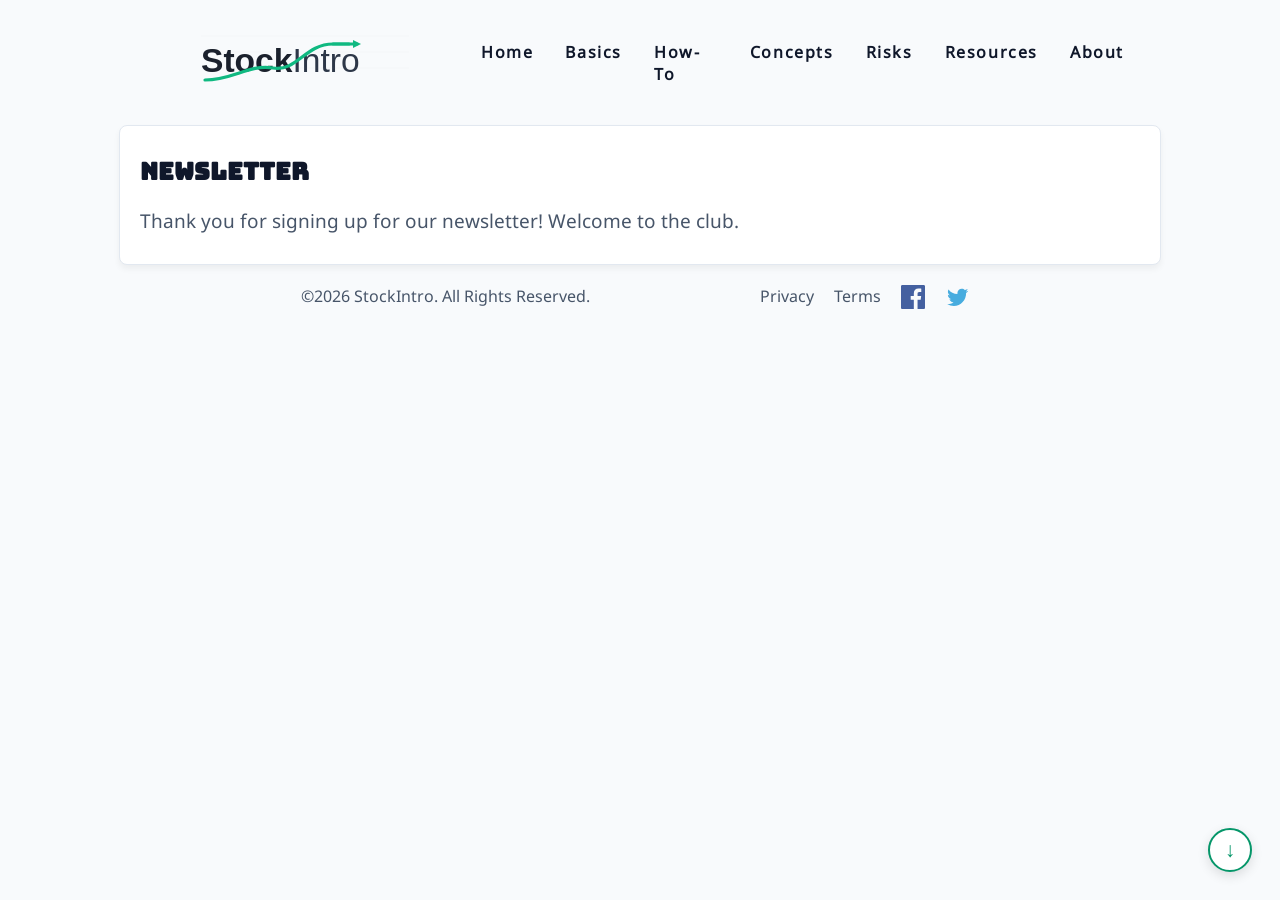
<file: newsletter-thanks.html>
<!doctype html>
<html lang="en-us">
    <head>
        <meta charset="UTF-8">
        <meta name="viewport" content="width=device-width, initial-scale=1.0">
        <meta name="description" content="">
        <meta name="keywords" content="">
        <title>StockInto - Thank you</title>
        <link rel="preload" href="fonts/NotoSans-Regular.woff2" as="font" type="font/woff2" crossorigin>
        <link rel="preload" href="fonts/Bungee-Regular.woff2" as="font" type="font/woff2" crossorigin>
        <link rel="icon" href="images/favicon.svg" type="image/svg+xml">
        <link rel="stylesheet" href="css/style.css">
        <script src="js/site.js"></script>
    </head>
    <body>
        <!-- Header Section -->
        <header>
            <a href="index.html"><img src="images/logo.svg" id="logo" alt="StockIntro" width="160" height="40"></a>
            <div id="navfocus" onClick="toggleNavMenu()"><!-- Shows a gray background when small menu is toggled to focus the nav menu --></div>
            <nav>
                <!-- Navigation Section -->
                <ul>
                    <li><a href="index.html">Home</a></li>
                    <li><a href="basics.html">Basics</a></li>
                    <li><a href="how-to.html">How-To</a></li>
                    <li><a href="concepts.html">Concepts</a></li>
                    <li><a href="risks.html">Risks</a></li>
                    <li><a href="resources.html">Resources</a></li>
                    <li><a href="about.html">About</a></li>
                </ul>
            </nav>
            <span id="hamburger" onClick="toggleNavMenu()">&#8801;</span>
        </header>
        <main>
            <section class="content">
                <h1>Newsletter</h1>
                <p>Thank you for signing up for our newsletter! Welcome to the club.</p>
            </section>
        </main>
        <footer>
            <p>&copy;2026 StockIntro. All Rights Reserved.</p>
            <ul>
                <li><a href="privacy.html">Privacy</a></li>
                <li><a href="terms.html">Terms</a></li>
                <li><a href="#"><img src="images/icons/facebook-color-svgrepo-com.svg" class="icon-24" alt="Facebook"></a></li>
                <li><a href="#"><img src="images/icons/twitter-1-svgrepo-com.svg" class="icon-24" alt="Twitter / X"></a></li>
            </ul>
        </footer>
    </body>
</html>
</file>
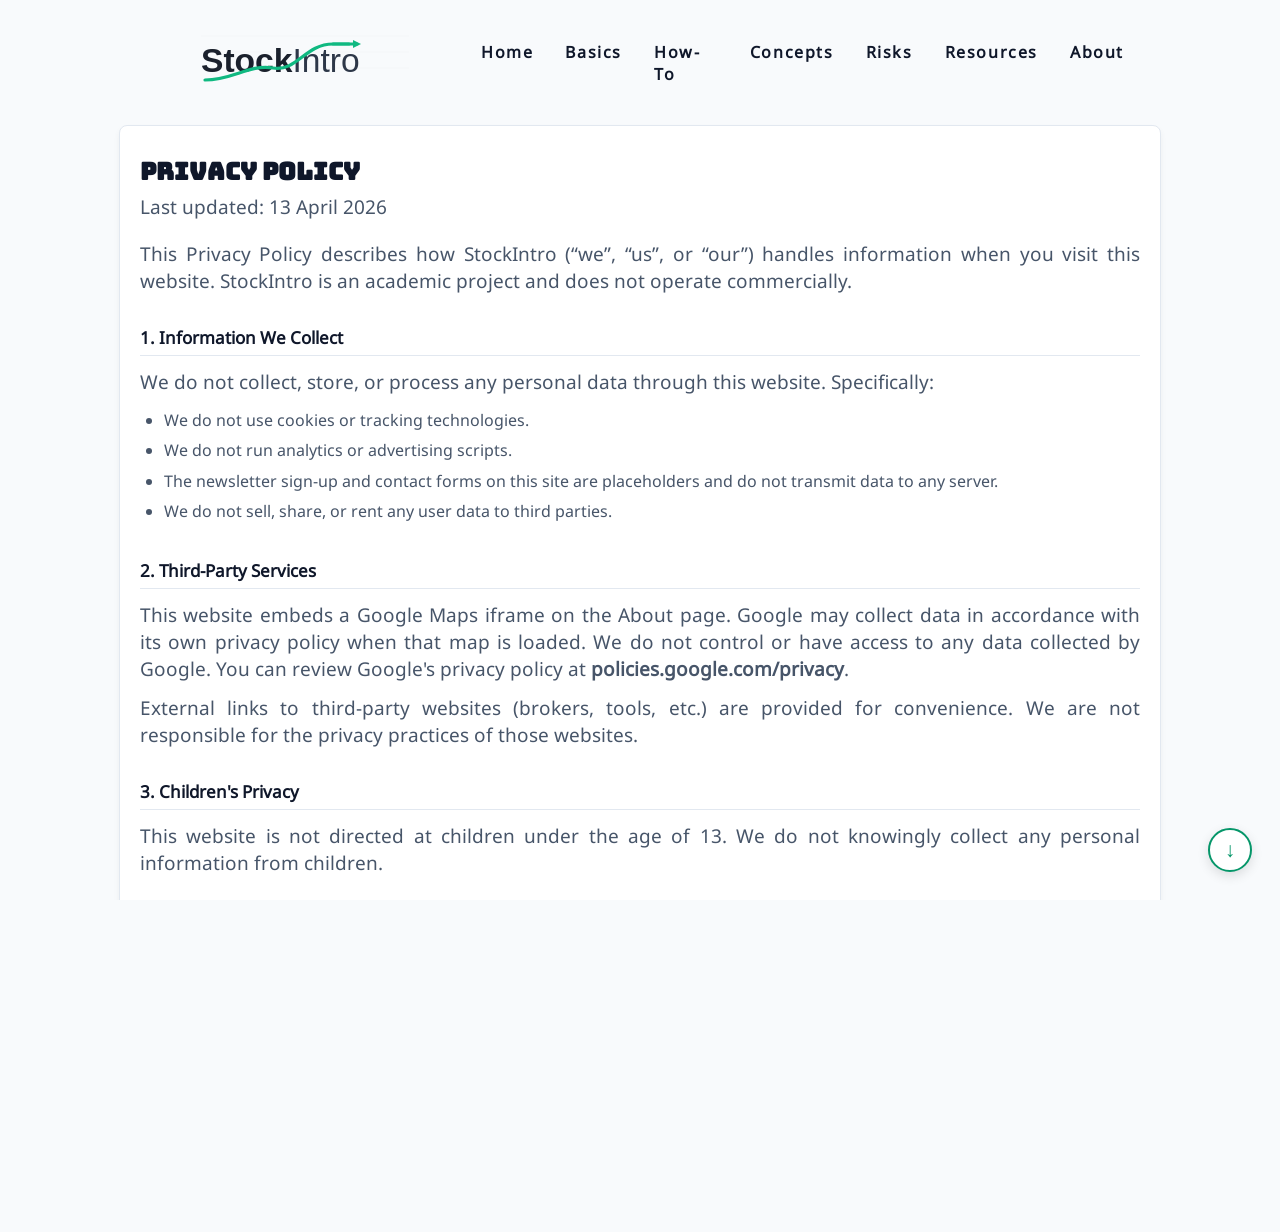
<file: privacy.html>
<!doctype html>
<html lang="en-us">
    <head>
        <meta charset="UTF-8">
        <meta name="viewport" content="width=device-width, initial-scale=1.0">
        <meta name="description" content="StockIntro Privacy Policy.">
        <meta name="keywords" content="stockintro,privacy policy">
        <title>StockIntro - Privacy Policy</title>
        <link rel="preload" href="fonts/NotoSans-Regular.woff2" as="font" type="font/woff2" crossorigin>
        <link rel="preload" href="fonts/Bungee-Regular.woff2" as="font" type="font/woff2" crossorigin>
        <link rel="icon" href="images/favicon.svg" type="image/svg+xml">
        <link rel="stylesheet" href="css/style.css">
        <link rel="stylesheet" href="css/legal.css">
        <script src="js/site.js"></script>
    </head>
    <body>
        <!-- Header Section -->
        <header>
            <a href="index.html"><img src="images/logo.svg" id="logo" alt="StockIntro" width="160" height="40"></a>
            <div id="navfocus" onClick="toggleNavMenu()"><!-- Shows a gray background when small menu is toggled to focus the nav menu --></div>
            <nav>
                <!-- Navigation Section -->
                <ul>
                    <li><a href="index.html">Home</a></li>
                    <li><a href="basics.html">Basics</a></li>
                    <li><a href="how-to.html">How-To</a></li>
                    <li><a href="concepts.html">Concepts</a></li>
                    <li><a href="risks.html">Risks</a></li>
                    <li><a href="resources.html">Resources</a></li>
                    <li><a href="about.html">About</a></li>
                </ul>
            </nav>
            <span id="hamburger" onClick="toggleNavMenu()">&#8801;</span>
        </header>
        <main>
            <section class="content">
                <h1>Privacy Policy</h1>
                <p class="legal-meta">Last updated: 13 April 2026</p>

                <p>This Privacy Policy describes how StockIntro (&ldquo;we&rdquo;, &ldquo;us&rdquo;, or &ldquo;our&rdquo;) handles information when you visit this website. StockIntro is an academic project and does not operate commercially.</p>

                <h2 class="legal-heading">1. Information We Collect</h2>
                <p>We do not collect, store, or process any personal data through this website. Specifically:</p>
                <ul class="legal-list">
                    <li>We do not use cookies or tracking technologies.</li>
                    <li>We do not run analytics or advertising scripts.</li>
                    <li>The newsletter sign-up and contact forms on this site are placeholders and do not transmit data to any server.</li>
                    <li>We do not sell, share, or rent any user data to third parties.</li>
                </ul>

                <h2 class="legal-heading">2. Third-Party Services</h2>
                <p>This website embeds a Google Maps iframe on the About page. Google may collect data in accordance with its own privacy policy when that map is loaded. We do not control or have access to any data collected by Google. You can review Google's privacy policy at <b>policies.google.com/privacy</b>.</p>
                <p>External links to third-party websites (brokers, tools, etc.) are provided for convenience. We are not responsible for the privacy practices of those websites.</p>

                <h2 class="legal-heading">3. Children's Privacy</h2>
                <p>This website is not directed at children under the age of 13. We do not knowingly collect any personal information from children.</p>

                <h2 class="legal-heading">4. Changes to This Policy</h2>
                <p>We may update this Privacy Policy from time to time. Any changes will be reflected on this page with an updated &ldquo;Last updated&rdquo; date. Continued use of the site after any changes constitutes acceptance of the updated policy.</p>

                <h2 class="legal-heading">5. Contact</h2>
                <p>If you have any questions about this Privacy Policy, you can reach us via the contact form on our <a href="about.html">About</a> page.</p>
            </section>
        </main>
        <footer>
            <p>&copy;2026 StockIntro. All Rights Reserved.</p>
            <ul>
                <li><a href="privacy.html">Privacy</a></li>
                <li><a href="terms.html">Terms</a></li>
                <li><a href="#"><img src="images/icons/facebook-color-svgrepo-com.svg" class="icon-24" alt="Facebook"></a></li>
                <li><a href="#"><img src="images/icons/twitter-1-svgrepo-com.svg" class="icon-24" alt="Twitter / X"></a></li>
            </ul>
        </footer>
    </body>
</html>
</file>
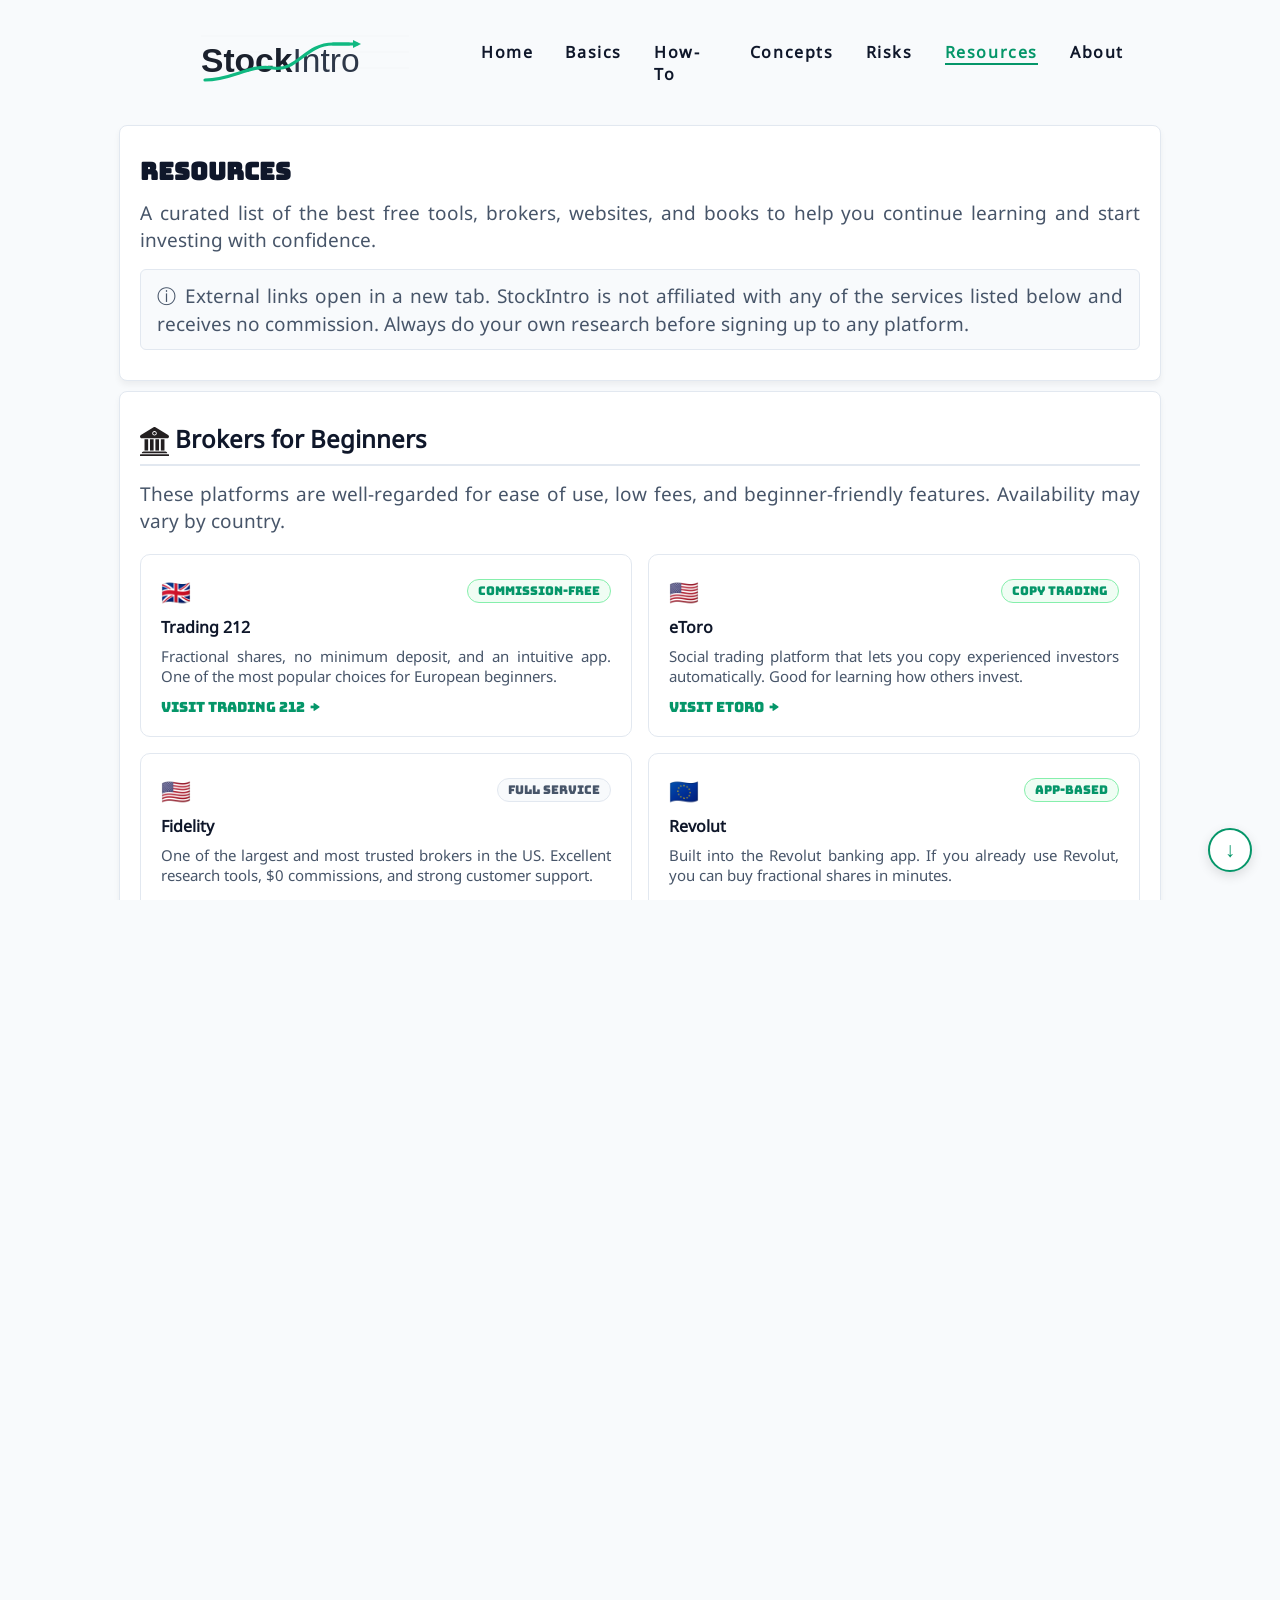
<file: resources.html>
<!doctype html>
<html lang="en-us">
    <head>
        <meta charset="UTF-8">
        <meta name="viewport" content="width=device-width, initial-scale=1.0">
        <meta name="description" content="Links to brokers (eg Fidelity), free tools (Yahoo Finance), further reading/books, embed simple stock ticker.">
        <meta name="keywords" content="stock trading,intro to stock trading,resources,links,tools,reading,books,stock ticker">
        <title>StockIntro - Resources</title>
        <link rel="preload" href="fonts/NotoSans-Regular.woff2" as="font" type="font/woff2" crossorigin>
        <link rel="preload" href="fonts/Bungee-Regular.woff2" as="font" type="font/woff2" crossorigin>
        <link rel="icon" href="images/favicon.svg" type="image/svg+xml">
        <link rel="stylesheet" href="css/style.css">
        <link rel="stylesheet" href="css/resources.css">
        <script src="js/site.js"></script>
    </head>
    <body>
        <!-- Header Section -->
        <header>
            <a href="index.html"><img src="images/logo.svg" id="logo" alt="StockIntro" width="160" height="40"></a>
            <div id="navfocus" onClick="toggleNavMenu()"><!-- Shows a gray background when small menu is toggled to focus the nav menu --></div>
            <nav>
                <!-- Navigation Section -->
                <ul>
                    <li><a href="index.html">Home</a></li>
                    <li><a href="basics.html">Basics</a></li>
                    <li><a href="how-to.html">How-To</a></li>
                    <li><a href="concepts.html">Concepts</a></li>
                    <li><a href="risks.html">Risks</a></li>
                    <li><a href="resources.html">Resources</a></li>
                    <li><a href="about.html">About</a></li>
                </ul>
            </nav>
            <span id="hamburger" onClick="toggleNavMenu()">&#8801;</span>
        </header>
        <main>

            <!-- Intro -->
            <section class="content">
                <h1>Resources</h1>
                <p>A curated list of the best free tools, brokers, websites, and books to help you continue learning and start investing with confidence.</p>
                <p class="res-disclaimer">&#9432; External links open in a new tab. StockIntro is not affiliated with any of the services listed below and receives no commission. Always do your own research before signing up to any platform.</p>
            </section>

            <!-- Brokers -->
            <section class="content">
                <h2 class="res-heading"><img src="images/icons/bank-svgrepo-com.svg" alt="" class="icon-inline"> Brokers for Beginners</h2>
                <p>These platforms are well-regarded for ease of use, low fees, and beginner-friendly features. Availability may vary by country.</p>

                <div class="res-grid">
                    <a class="res-card" href="https://www.trading212.com" target="_blank" rel="noopener noreferrer">
                        <div class="res-card-top">
                            <span class="res-card-icon">&#127468;&#127463;</span>
                            <span class="res-tag res-tag-free">Commission-free</span>
                        </div>
                        <h3>Trading 212</h3>
                        <p>Fractional shares, no minimum deposit, and an intuitive app. One of the most popular choices for European beginners.</p>
                        <span class="res-card-link">Visit Trading 212 &#8594;</span>
                    </a>
                    <a class="res-card" href="https://www.etoro.com" target="_blank" rel="noopener noreferrer">
                        <div class="res-card-top">
                            <span class="res-card-icon">&#127482;&#127480;</span>
                            <span class="res-tag res-tag-free">Copy trading</span>
                        </div>
                        <h3>eToro</h3>
                        <p>Social trading platform that lets you copy experienced investors automatically. Good for learning how others invest.</p>
                        <span class="res-card-link">Visit eToro &#8594;</span>
                    </a>
                    <a class="res-card" href="https://www.fidelity.com" target="_blank" rel="noopener noreferrer">
                        <div class="res-card-top">
                            <span class="res-card-icon">&#127482;&#127480;</span>
                            <span class="res-tag">Full service</span>
                        </div>
                        <h3>Fidelity</h3>
                        <p>One of the largest and most trusted brokers in the US. Excellent research tools, $0 commissions, and strong customer support.</p>
                        <span class="res-card-link">Visit Fidelity &#8594;</span>
                    </a>
                    <a class="res-card" href="https://www.revolut.com/trading" target="_blank" rel="noopener noreferrer">
                        <div class="res-card-top">
                            <span class="res-card-icon">&#127466;&#127482;</span>
                            <span class="res-tag res-tag-free">App-based</span>
                        </div>
                        <h3>Revolut</h3>
                        <p>Built into the Revolut banking app. If you already use Revolut, you can buy fractional shares in minutes.</p>
                        <span class="res-card-link">Visit Revolut &#8594;</span>
                    </a>
                </div>
            </section>

            <!-- Free tools -->
            <section class="content">
                <h2 class="res-heading"><img src="images/icons/profit-svgrepo-com.svg" alt="" class="icon-inline"> Free Research Tools</h2>
                <p>You don't need to pay for research. These free tools give you access to stock data, charts, news, and analysis used by professional investors.</p>

                <div class="res-grid">
                    <a class="res-card" href="https://finance.yahoo.com" target="_blank" rel="noopener noreferrer">
                        <div class="res-card-top">
                            <span class="res-card-icon"><img src="images/icons/yahoo-svgrepo-com.svg" alt=""></span>
                            <span class="res-tag res-tag-free">Free</span>
                        </div>
                        <h3>Yahoo Finance</h3>
                        <p>The go-to free tool for stock prices, historical charts, financial statements, news, and analyst ratings.</p>
                        <span class="res-card-link">Visit Yahoo Finance &#8594;</span>
                    </a>
                    <a class="res-card" href="https://www.google.com/finance" target="_blank" rel="noopener noreferrer">
                        <div class="res-card-top">
                            <span class="res-card-icon"><img src="images/icons/google-settings-svgrepo-com.svg" alt=""></span>
                            <span class="res-tag res-tag-free">Free</span>
                        </div>
                        <h3>Google Finance</h3>
                        <p>Simple, clean interface for quick price lookups, portfolio tracking, and top financial news. No account needed.</p>
                        <span class="res-card-link">Visit Google Finance &#8594;</span>
                    </a>
                    <a class="res-card" href="https://www.tradingview.com" target="_blank" rel="noopener noreferrer">
                        <div class="res-card-top">
                            <span class="res-card-icon"><img src="images/icons/tradingview-v2-svgrepo-com.svg" alt=""></span>
                            <span class="res-tag">Free + Pro</span>
                        </div>
                        <h3>TradingView</h3>
                        <p>Powerful charting tool with technical indicators, pattern recognition, and a large community sharing trade ideas.</p>
                        <span class="res-card-link">Visit TradingView &#8594;</span>
                    </a>
                    <a class="res-card" href="https://simplywall.st" target="_blank" rel="noopener noreferrer">
                        <div class="res-card-top">
                            <span class="res-card-icon"><img src="images/icons/website-svgrepo-com.svg" alt=""></span>
                            <span class="res-tag">Free + Pro</span>
                        </div>
                        <h3>Simply Wall St</h3>
                        <p>Visualises company fundamentals in a clear "snowflake" chart. Great for understanding a company's health at a glance.</p>
                        <span class="res-card-link">Visit Simply Wall St &#8594;</span>
                    </a>
                    <a class="res-card" href="https://www.macrotrends.net" target="_blank" rel="noopener noreferrer">
                        <div class="res-card-top">
                            <span class="res-card-icon"><img src="images/icons/website-svgrepo-com.svg" alt=""></span>
                            <span class="res-tag res-tag-free">Free</span>
                        </div>
                        <h3>Macrotrends</h3>
                        <p>Deep historical financial data on thousands of companies: revenue, earnings, P/E ratios going back decades.</p>
                        <span class="res-card-link">Visit Macrotrends &#8594;</span>
                    </a>
                    <a class="res-card" href="https://finviz.com" target="_blank" rel="noopener noreferrer">
                        <div class="res-card-top">
                            <span class="res-card-icon"><img src="images/icons/website-svgrepo-com.svg" alt=""></span>
                            <span class="res-tag res-tag-free">Free</span>
                        </div>
                        <h3>Finviz</h3>
                        <p>Stock screener that lets you filter thousands of stocks by sector, P/E, market cap, performance, and more.</p>
                        <span class="res-card-link">Visit Finviz &#8594;</span>
                    </a>
                </div>
            </section>

            <!-- Books -->
            <section class="content">
                <h2 class="res-heading"><img src="images/icons/read-svgrepo-com.svg" alt="" class="icon-inline"> Further Reading</h2>
                <p>These books are consistently recommended for beginner and intermediate investors. All are widely available in libraries and bookshops.</p>

                <ul class="res-books">
                    <li class="res-book">
                        <div class="res-book-spine"></div>
                        <div class="res-book-info">
                            <h3>The Intelligent Investor</h3>
                            <p class="res-book-author">Benjamin Graham , 1949</p>
                            <p>The definitive book on value investing. Warren Buffett calls it "by far the best book on investing ever written." Dense but essential.</p>
                            <span class="res-book-level res-level-inter">Intermediate</span>
                        </div>
                    </li>
                    <li class="res-book">
                        <div class="res-book-spine res-spine-2"></div>
                        <div class="res-book-info">
                            <h3>A Random Walk Down Wall Street</h3>
                            <p class="res-book-author">Burton G. Malkiel , 1973</p>
                            <p>Makes the case that index funds beat most active managers over time. A compelling read for anyone considering passive investing.</p>
                            <span class="res-book-level res-level-begin">Beginner</span>
                        </div>
                    </li>
                    <li class="res-book">
                        <div class="res-book-spine res-spine-3"></div>
                        <div class="res-book-info">
                            <h3>One Up On Wall Street</h3>
                            <p class="res-book-author">Peter Lynch , 1989</p>
                            <p>Legendary fund manager Peter Lynch explains how everyday investors can spot great stocks before Wall Street does. Engaging and practical.</p>
                            <span class="res-book-level res-level-begin">Beginner</span>
                        </div>
                    </li>
                    <li class="res-book">
                        <div class="res-book-spine res-spine-4"></div>
                        <div class="res-book-info">
                            <h3>The Little Book of Common Sense Investing</h3>
                            <p class="res-book-author">John C. Bogle , 2007</p>
                            <p>Vanguard founder Jack Bogle's argument for low-cost index fund investing. Short, clear, and genuinely life-changing for most readers.</p>
                            <span class="res-book-level res-level-begin">Beginner</span>
                        </div>
                    </li>
                    <li class="res-book">
                        <div class="res-book-spine res-spine-5"></div>
                        <div class="res-book-info">
                            <h3>Thinking, Fast and Slow</h3>
                            <p class="res-book-author">Daniel Kahneman , 2011</p>
                            <p>Not a stock book, but essential for understanding the cognitive biases that cause traders to make poor decisions under pressure.</p>
                            <span class="res-book-level res-level-inter">Intermediate</span>
                        </div>
                    </li>
                </ul>
            </section>

        </main>
        <footer>
            <p>&copy;2026 StockIntro. All Rights Reserved.</p>
            <ul>
                <li><a href="privacy.html">Privacy</a></li>
                <li><a href="terms.html">Terms</a></li>
                <li><a href="#"><img src="images/icons/facebook-color-svgrepo-com.svg" class="icon-24" alt="Facebook"></a></li>
                <li><a href="#"><img src="images/icons/twitter-1-svgrepo-com.svg" class="icon-24" alt="Twitter / X"></a></li>
            </ul>
        </footer>
    </body>
</html>
</file>
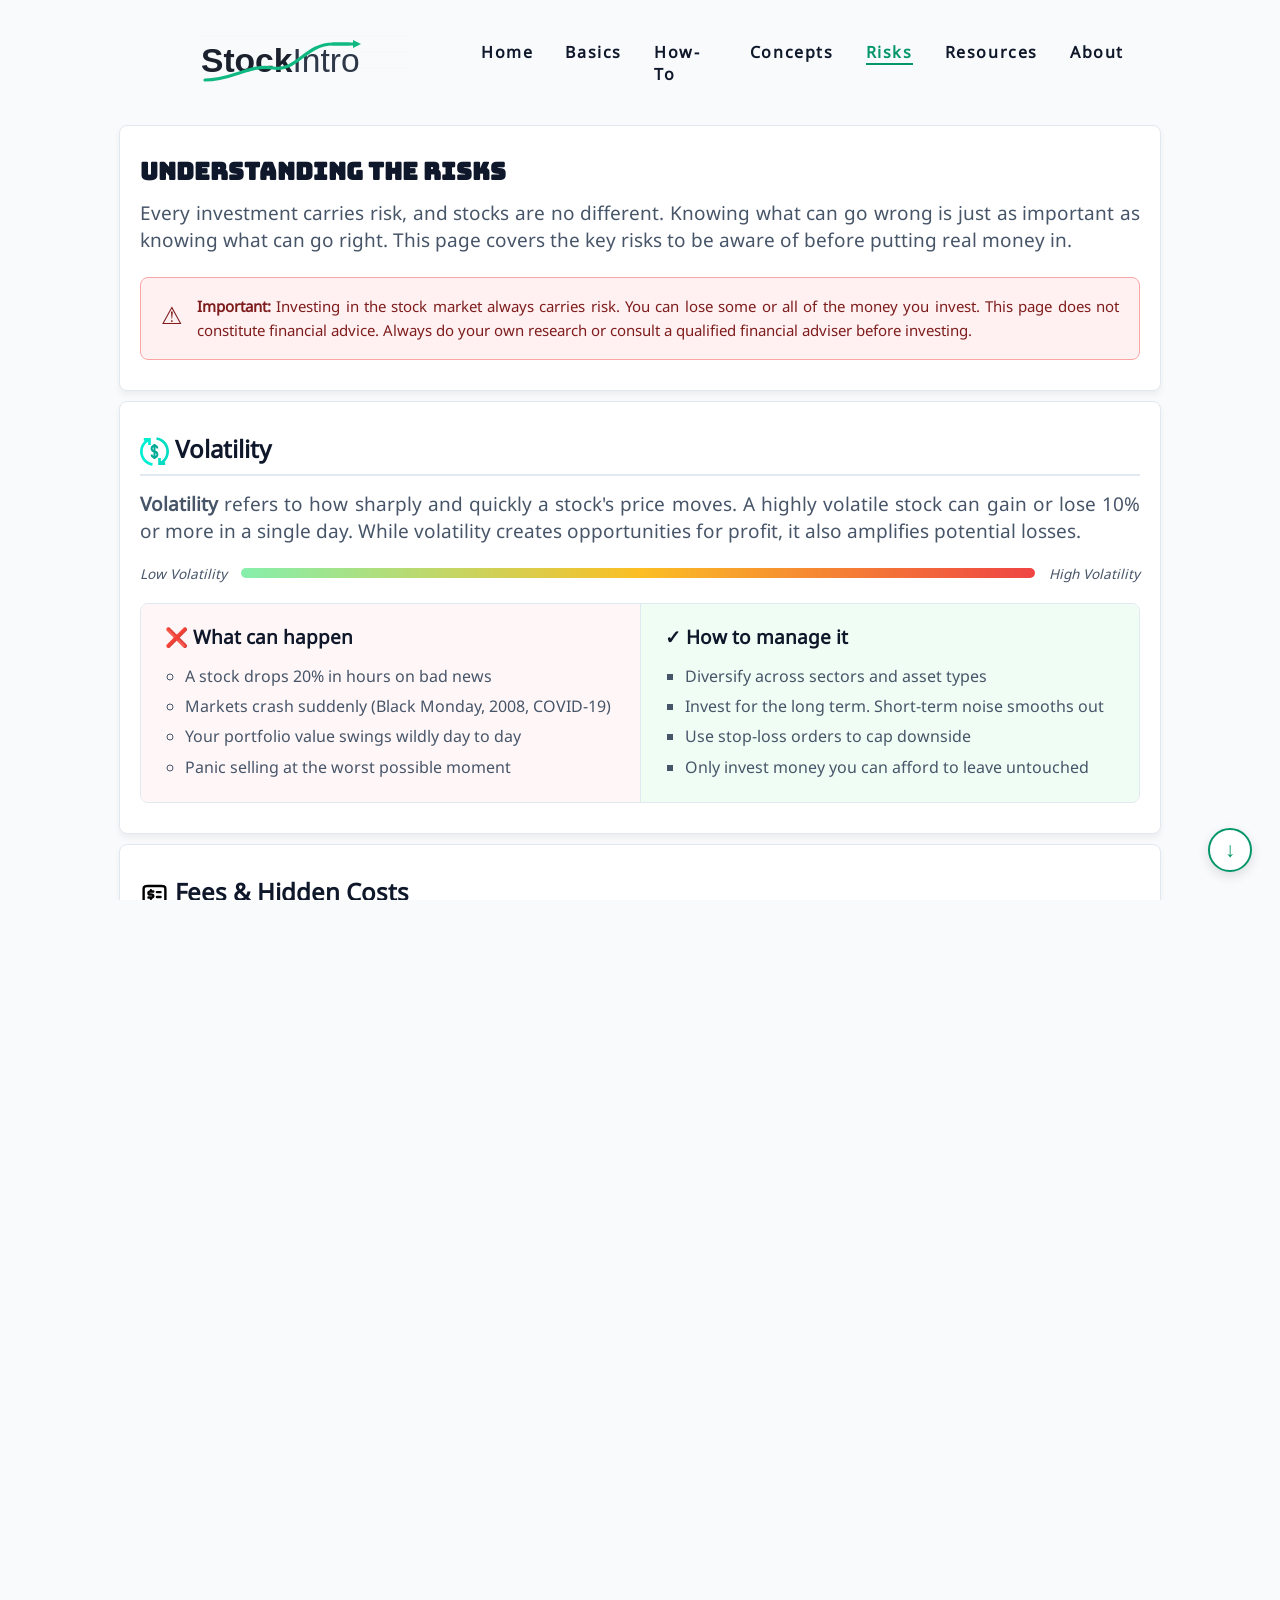
<file: risks.html>
<!doctype html>
<html lang="en-us">
    <head>
        <meta charset="UTF-8">
        <meta name="viewport" content="width=device-width, initial-scale=1.0">
        <meta name="description" content="Discusses volatility, fees, emotional trading pitfalls, risk quiz or checklist.">
        <meta name="keywords" content="stock trading,intro to stock trading,risks,volatility,emotion,pitfalls">
        <title>StockIntro - Risks</title>
        <link rel="preload" href="fonts/NotoSans-Regular.woff2" as="font" type="font/woff2" crossorigin>
        <link rel="preload" href="fonts/Bungee-Regular.woff2" as="font" type="font/woff2" crossorigin>
        <link rel="icon" href="images/favicon.svg" type="image/svg+xml">
        <link rel="stylesheet" href="css/style.css">
        <link rel="stylesheet" href="css/risks.css">
        <script src="js/site.js"></script>
    </head>
    <body>
        <!-- Header Section -->
        <header>
            <a href="index.html"><img src="images/logo.svg" id="logo" alt="StockIntro" width="160" height="40"></a>
            <div id="navfocus" onClick="toggleNavMenu()"><!-- Shows a gray background when small menu is toggled to focus the nav menu --></div>
            <nav>
                <!-- Navigation Section -->
                <ul>
                    <li><a href="index.html">Home</a></li>
                    <li><a href="basics.html">Basics</a></li>
                    <li><a href="how-to.html">How-To</a></li>
                    <li><a href="concepts.html">Concepts</a></li>
                    <li><a href="risks.html">Risks</a></li>
                    <li><a href="resources.html">Resources</a></li>
                    <li><a href="about.html">About</a></li>
                </ul>
            </nav>
            <span id="hamburger" onClick="toggleNavMenu()">&#8801;</span>
        </header>
        <main>

            <!-- Intro warning banner -->
            <section class="content risks-intro">
                <h1>Understanding the Risks</h1>
                <p>Every investment carries risk, and stocks are no different. Knowing what can go wrong is just as important as knowing what can go right. This page covers the key risks to be aware of before putting real money in.</p>
                <aside class="risks-banner">
                    <span class="risks-banner-icon">&#9888;</span>
                    <div>
                        <b>Important:</b> Investing in the stock market always carries risk. You can lose some or all of the money you invest. This page does not constitute financial advice. Always do your own research or consult a qualified financial adviser before investing.
                    </div>
                </aside>
            </section>

            <!-- Volatility -->
            <section class="content">
                <h2 class="risks-heading"><img src="images/icons/invest-svgrepo-com.svg" alt="" class="icon-inline"> Volatility</h2>
                <p><b>Volatility</b> refers to how sharply and quickly a stock's price moves. A highly volatile stock can gain or lose 10% or more in a single day. While volatility creates opportunities for profit, it also amplifies potential losses.</p>

                <div class="risks-scale">
                    <div class="risks-scale-label">Low Volatility</div>
                    <div class="risks-scale-bar">
                        <div class="risks-scale-fill"></div>
                    </div>
                    <div class="risks-scale-label">High Volatility</div>
                </div>

                <div class="risks-cards">
                    <div class="risks-card risks-card-caution">
                        <h3>&#10060; What can happen</h3>
                        <ul>
                            <li>A stock drops 20% in hours on bad news</li>
                            <li>Markets crash suddenly (Black Monday, 2008, COVID-19)</li>
                            <li>Your portfolio value swings wildly day to day</li>
                            <li>Panic selling at the worst possible moment</li>
                        </ul>
                    </div>
                    <div class="risks-card risks-card-safe">
                        <h3>&#10003; How to manage it</h3>
                        <ul>
                            <li>Diversify across sectors and asset types</li>
                            <li>Invest for the long term. Short-term noise smooths out</li>
                            <li>Use stop-loss orders to cap downside</li>
                            <li>Only invest money you can afford to leave untouched</li>
                        </ul>
                    </div>
                </div>
            </section>

            <!-- Fees -->
            <section class="content">
                <h2 class="risks-heading"><img src="images/icons/money-check-dollar-svgrepo-com.svg" alt="" class="icon-inline"> Fees &amp; Hidden Costs</h2>
                <p>Fees eat into your returns over time. Many beginners overlook trading costs, but even small percentages can compound into significant losses over many trades or years.</p>

                <table class="risks-table">
                    <thead>
                        <tr>
                            <th>Fee Type</th>
                            <th>What it is</th>
                            <th>Typical range</th>
                        </tr>
                    </thead>
                    <tbody>
                        <tr>
                            <td><b>Trading commission</b></td>
                            <td>Charged each time you buy or sell</td>
                            <td>&#163;0 – &#163;10 per trade</td>
                        </tr>
                        <tr>
                            <td><b>Spread</b></td>
                            <td>The gap between buy and sell price. You pay it on every trade</td>
                            <td>0.01% – 1%+</td>
                        </tr>
                        <tr>
                            <td><b>Currency conversion</b></td>
                            <td>Buying US stocks with euros or pounds incurs FX fees</td>
                            <td>0.15% – 1.5%</td>
                        </tr>
                        <tr>
                            <td><b>Fund management fee</b></td>
                            <td>Annual fee on ETFs or managed funds (also called TER or OCF)</td>
                            <td>0.03% – 1.5% p.a.</td>
                        </tr>
                        <tr>
                            <td><b>Inactivity fee</b></td>
                            <td>Some brokers charge if you don't trade regularly</td>
                            <td>&#163;5 – &#163;15/month</td>
                        </tr>
                        <tr>
                            <td><b>Withdrawal fee</b></td>
                            <td>Charged when moving money out of your broker account</td>
                            <td>&#163;0 – &#163;25</td>
                        </tr>
                    </tbody>
                </table>

                <aside class="risks-warning">
                    &#9888; <b>Watch out for "commission-free" brokers.</b> Many make money through wider spreads or by selling your order flow, so you might still get a worse price than you expect.
                </aside>
            </section>

            <!-- Emotional trading -->
            <section class="content">
                <h2 class="risks-heading"><img src="images/icons/brain-svgrepo-com.svg" alt="" class="icon-inline"> Emotional Trading Pitfalls</h2>
                <p>The biggest risk in trading is often the trader themselves. Emotional decisions driven by fear, greed, or impatience are responsible for most beginner losses.</p>

                <div class="risks-pitfalls">
                    <div class="risks-pitfall">
                        <div class="risks-pitfall-header">
                            <span class="risks-pitfall-icon"><img src="images/icons/danger-svgrepo-com.svg" alt=""></span>
                            <h3>FOMO (Fear of Missing Out)</h3>
                        </div>
                        <p>Buying a stock because it's already risen sharply, fearing you'll miss the wave. This often means buying at the top, just before a correction.</p>
                        <p class="risks-pitfall-fix">&#10003; <b>Fix:</b> Stick to your research. If you missed a move, the next opportunity will come.</p>
                    </div>
                    <div class="risks-pitfall">
                        <div class="risks-pitfall-header">
                            <span class="risks-pitfall-icon"><img src="images/icons/danger-svgrepo-com.svg" alt=""></span>
                            <h3>Panic Selling</h3>
                        </div>
                        <p>Selling in a hurry when prices drop sharply, locking in losses that might have recovered. Markets fall, but they also recover.</p>
                        <p class="risks-pitfall-fix">&#10003; <b>Fix:</b> Set a clear stop-loss in advance and don't check prices obsessively.</p>
                    </div>
                    <div class="risks-pitfall">
                        <div class="risks-pitfall-header">
                            <span class="risks-pitfall-icon"><img src="images/icons/danger-svgrepo-com.svg" alt=""></span>
                            <h3>Overtrading</h3>
                        </div>
                        <p>Making too many trades, often driven by boredom or excitement. Each trade costs fees, and frequent trading rarely beats a buy-and-hold strategy.</p>
                        <p class="risks-pitfall-fix">&#10003; <b>Fix:</b> Trade with a plan, not an impulse. Less is often more.</p>
                    </div>
                    <div class="risks-pitfall">
                        <div class="risks-pitfall-header">
                            <span class="risks-pitfall-icon"><img src="images/icons/danger-svgrepo-com.svg" alt=""></span>
                            <h3>Confirmation Bias</h3>
                        </div>
                        <p>Only reading news or opinions that support what you already believe about a stock, ignoring red flags that challenge your view.</p>
                        <p class="risks-pitfall-fix">&#10003; <b>Fix:</b> Actively seek out the bear case before investing. What would make this a bad trade?</p>
                    </div>
                    <div class="risks-pitfall">
                        <div class="risks-pitfall-header">
                            <span class="risks-pitfall-icon"><img src="images/icons/danger-svgrepo-com.svg" alt=""></span>
                            <h3>Averaging Down Blindly</h3>
                        </div>
                        <p>Buying more of a falling stock to lower your average price, without asking whether the company is still worth owning.</p>
                        <p class="risks-pitfall-fix">&#10003; <b>Fix:</b> Ask yourself: would you buy this stock for the first time today? If not, don't double down.</p>
                    </div>
                    <div class="risks-pitfall">
                        <div class="risks-pitfall-header">
                            <span class="risks-pitfall-icon"><img src="images/icons/danger-svgrepo-com.svg" alt=""></span>
                            <h3>Hot Tips &amp; Social Media Hype</h3>
                        </div>
                        <p>Following stock tips from Reddit, TikTok, or influencers with no accountability. Many "hot tips" are pumped by people who already hold the stock.</p>
                        <p class="risks-pitfall-fix">&#10003; <b>Fix:</b> Do your own research. If it sounds too good to be true, it usually is.</p>
                    </div>
                </div>
            </section>

            <!-- Risk checklist -->
            <section class="content">
                <h2 class="risks-heading">&#10003; Am I Ready to Invest? Checklist</h2>
                <p>Before putting any money into the market, use this checklist to make sure you're in a safe position to do so:</p>

                <ul class="risks-checklist">
                    <li>
                        <span class="risks-check risks-check-yes">&#10003;</span>
                        <div>
                            <b>I have an emergency fund</b>
                            <p>At least 3–6 months of living expenses saved in a separate, accessible account. Not invested.</p>
                        </div>
                    </li>
                    <li>
                        <span class="risks-check risks-check-yes">&#10003;</span>
                        <div>
                            <b>I have no high-interest debt</b>
                            <p>Credit card or loan interest (10%+) will almost always outpace stock market returns. Pay those off first.</p>
                        </div>
                    </li>
                    <li>
                        <span class="risks-check risks-check-yes">&#10003;</span>
                        <div>
                            <b>I'm investing money I can afford to lose</b>
                            <p>Never invest rent money, savings earmarked for a near-term goal, or borrowed funds.</p>
                        </div>
                    </li>
                    <li>
                        <span class="risks-check risks-check-yes">&#10003;</span>
                        <div>
                            <b>I understand what I'm buying</b>
                            <p>I can explain what the company does and why I think it's a good investment.</p>
                        </div>
                    </li>
                    <li>
                        <span class="risks-check risks-check-yes">&#10003;</span>
                        <div>
                            <b>I have a plan for when to sell</b>
                            <p>I've set a target price or stop-loss before buying, not after emotions kick in.</p>
                        </div>
                    </li>
                    <li>
                        <span class="risks-check risks-check-yes">&#10003;</span>
                        <div>
                            <b>I'm not relying on tips or hype</b>
                            <p>My decision is based on research, not a social media post or a friend's recommendation.</p>
                        </div>
                    </li>
                </ul>

                <aside class="risks-warning">
                    &#9888; If you ticked all six, you're in a good position to start. If not, take time to address those gaps first. Consider a <b>paper trading</b> account (simulated trading with fake money) to practice before going live.
                </aside>
            </section>

            <section class="content">
                <h2 class="risks-heading">Watch: Stock Market Risks Explained</h2>
                <p>An honest look at the risks involved in stock market investing and how to approach them sensibly.</p>
                <div class="video-wrap">
                    <iframe src="https://www.youtube.com/embed/eFf3Yk1B1VE" title="Stock market risks explained" allow="accelerometer; autoplay; clipboard-write; encrypted-media; gyroscope; picture-in-picture; web-share" allowfullscreen></iframe>
                </div>
            </section>

        </main>
        <footer>
            <p>&copy;2026 StockIntro. All Rights Reserved.</p>
            <ul>
                <li><a href="privacy.html">Privacy</a></li>
                <li><a href="terms.html">Terms</a></li>
                <li><a href="#"><img src="images/icons/facebook-color-svgrepo-com.svg" class="icon-24" alt="Facebook"></a></li>
                <li><a href="#"><img src="images/icons/twitter-1-svgrepo-com.svg" class="icon-24" alt="Twitter / X"></a></li>
            </ul>
        </footer>
    </body>
</html>
</file>
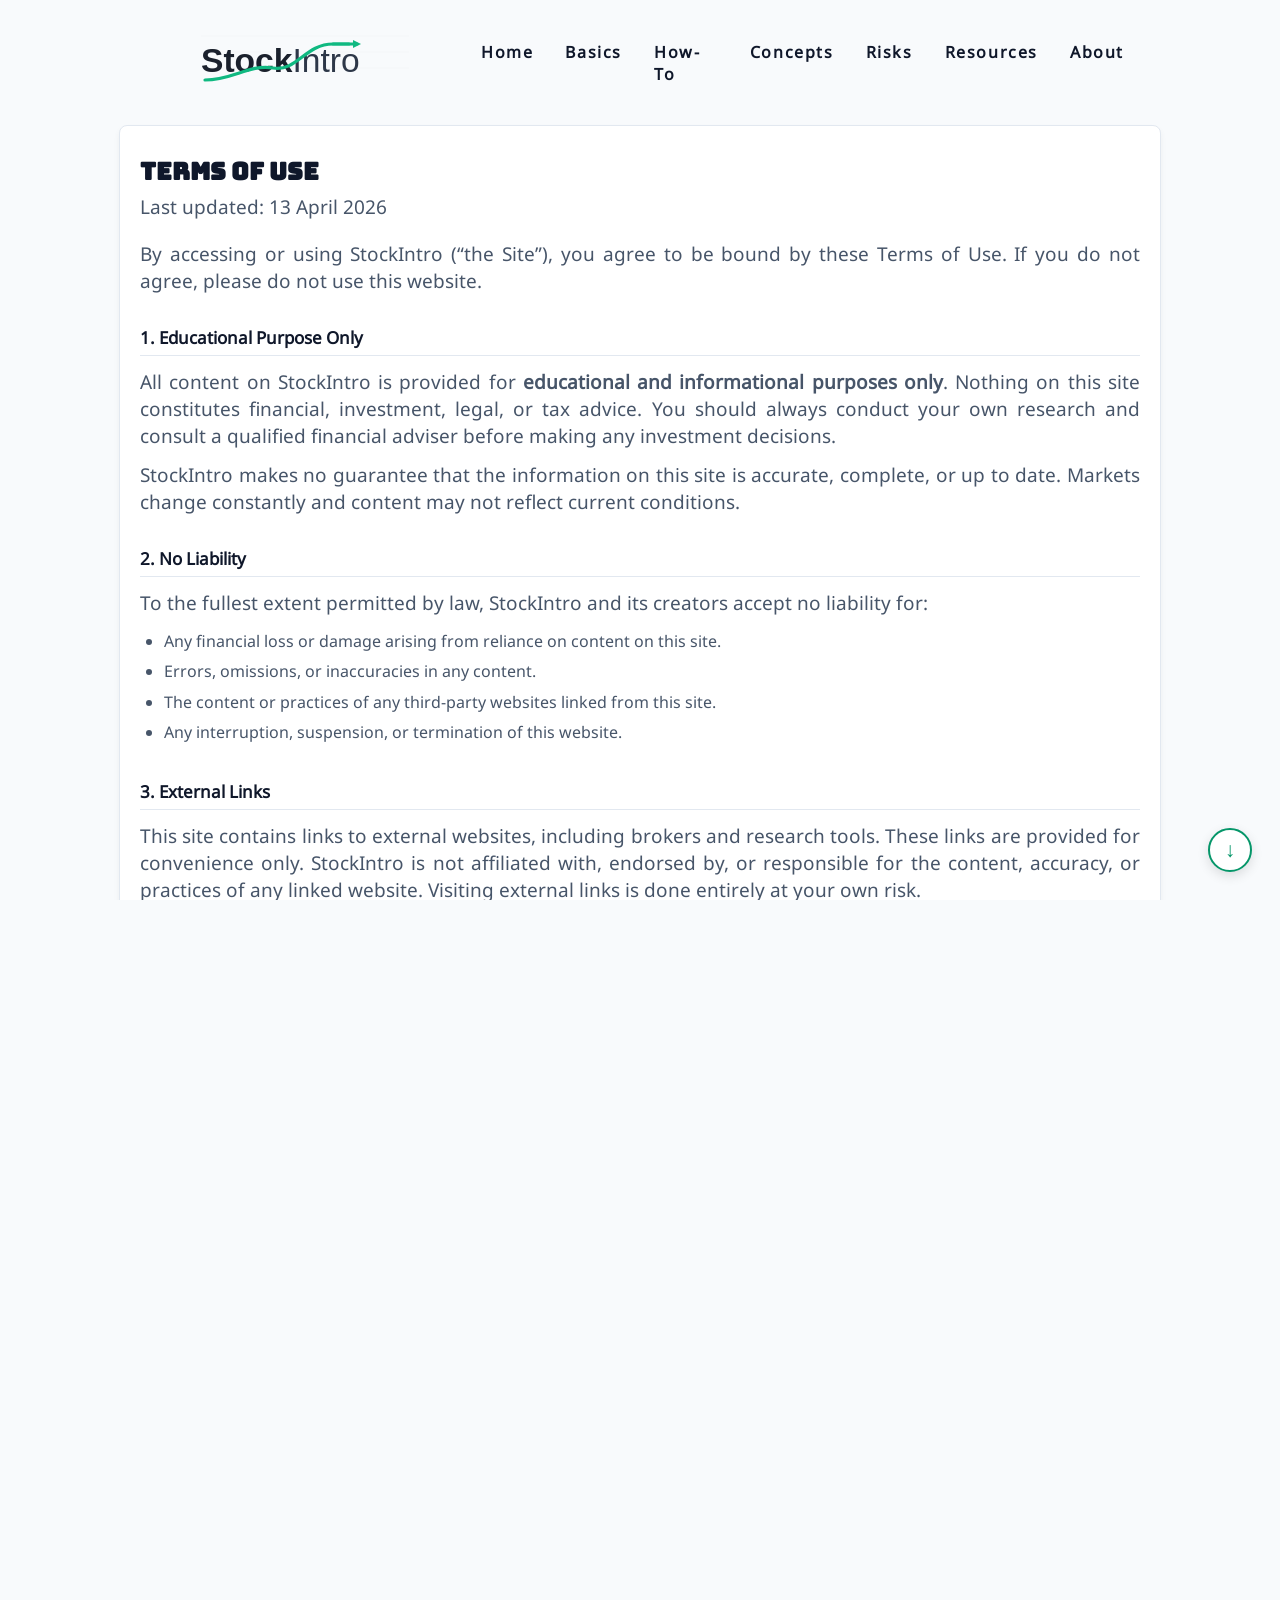
<file: terms.html>
<!doctype html>
<html lang="en-us">
    <head>
        <meta charset="UTF-8">
        <meta name="viewport" content="width=device-width, initial-scale=1.0">
        <meta name="description" content="StockIntro Terms of Use.">
        <meta name="keywords" content="stockintro,terms,terms of use">
        <title>StockIntro - Terms of Use</title>
        <link rel="preload" href="fonts/NotoSans-Regular.woff2" as="font" type="font/woff2" crossorigin>
        <link rel="preload" href="fonts/Bungee-Regular.woff2" as="font" type="font/woff2" crossorigin>
        <link rel="icon" href="images/favicon.svg" type="image/svg+xml">
        <link rel="stylesheet" href="css/style.css">
        <link rel="stylesheet" href="css/legal.css">
        <script src="js/site.js"></script>
    </head>
    <body>
        <!-- Header Section -->
        <header>
            <a href="index.html"><img src="images/logo.svg" id="logo" alt="StockIntro" width="160" height="40"></a>
            <div id="navfocus" onClick="toggleNavMenu()"><!-- Shows a gray background when small menu is toggled to focus the nav menu --></div>
            <nav>
                <!-- Navigation Section -->
                <ul>
                    <li><a href="index.html">Home</a></li>
                    <li><a href="basics.html">Basics</a></li>
                    <li><a href="how-to.html">How-To</a></li>
                    <li><a href="concepts.html">Concepts</a></li>
                    <li><a href="risks.html">Risks</a></li>
                    <li><a href="resources.html">Resources</a></li>
                    <li><a href="about.html">About</a></li>
                </ul>
            </nav>
            <span id="hamburger" onClick="toggleNavMenu()">&#8801;</span>
        </header>
        <main>
            <section class="content">
                <h1>Terms of Use</h1>
                <p class="legal-meta">Last updated: 13 April 2026</p>

                <p>By accessing or using StockIntro (&ldquo;the Site&rdquo;), you agree to be bound by these Terms of Use. If you do not agree, please do not use this website.</p>

                <h2 class="legal-heading">1. Educational Purpose Only</h2>
                <p>All content on StockIntro is provided for <b>educational and informational purposes only</b>. Nothing on this site constitutes financial, investment, legal, or tax advice. You should always conduct your own research and consult a qualified financial adviser before making any investment decisions.</p>
                <p>StockIntro makes no guarantee that the information on this site is accurate, complete, or up to date. Markets change constantly and content may not reflect current conditions.</p>

                <h2 class="legal-heading">2. No Liability</h2>
                <p>To the fullest extent permitted by law, StockIntro and its creators accept no liability for:</p>
                <ul class="legal-list">
                    <li>Any financial loss or damage arising from reliance on content on this site.</li>
                    <li>Errors, omissions, or inaccuracies in any content.</li>
                    <li>The content or practices of any third-party websites linked from this site.</li>
                    <li>Any interruption, suspension, or termination of this website.</li>
                </ul>

                <h2 class="legal-heading">3. External Links</h2>
                <p>This site contains links to external websites, including brokers and research tools. These links are provided for convenience only. StockIntro is not affiliated with, endorsed by, or responsible for the content, accuracy, or practices of any linked website. Visiting external links is done entirely at your own risk.</p>

                <h2 class="legal-heading">4. Intellectual Property</h2>
                <p>All original content on this site (including text, layout, and design) is the property of the site creator and is produced as an academic work. You may not reproduce, redistribute, or republish any content without prior written permission.</p>

                <h2 class="legal-heading">5. Acceptable Use</h2>
                <p>You agree not to use this site in any way that:</p>
                <ul class="legal-list">
                    <li>Is unlawful or fraudulent.</li>
                    <li>Attempts to disrupt or damage the website or its availability.</li>
                    <li>Involves scraping, harvesting, or otherwise extracting content in bulk.</li>
                </ul>

                <h2 class="legal-heading">6. Changes to These Terms</h2>
                <p>We reserve the right to update these Terms of Use at any time. Changes will be posted on this page with an updated &ldquo;Last updated&rdquo; date. Continued use of the site after changes are posted constitutes your acceptance of the revised terms.</p>

                <h2 class="legal-heading">7. Governing Law</h2>
                <p>These Terms of Use are governed by the laws of the Republic of Ireland. Any disputes shall be subject to the exclusive jurisdiction of the Irish courts.</p>

                <h2 class="legal-heading">8. Contact</h2>
                <p>Questions about these terms can be directed to us via the contact form on our <a href="about.html">About</a> page.</p>
            </section>
        </main>
        <footer>
            <p>&copy;2026 StockIntro. All Rights Reserved.</p>
            <ul>
                <li><a href="privacy.html">Privacy</a></li>
                <li><a href="terms.html">Terms</a></li>
                <li><a href="#"><img src="images/icons/facebook-color-svgrepo-com.svg" class="icon-24" alt="Facebook"></a></li>
                <li><a href="#"><img src="images/icons/twitter-1-svgrepo-com.svg" class="icon-24" alt="Twitter / X"></a></li>
            </ul>
        </footer>
    </body>
</html>
</file>
<file: css/style.css>
/*
    Remove all default padding
*/
* {
    padding: 0;
    margin: 0;
}

:root {
    /* Theme Colours */
    --bg-color: #f8fafc;
    --card-bg: #ffffff;
    --text-primary: #0f172a;
    --text-secondary: #475569;
    --accent-primary: #059669; /* Emerald Green */
    --accent-secondary: #1d4ed8; /* Strong Blue */
    --border-color: #e2e8f0;

    /* Container Sizes */
    --ct-max-width: 1000px;
    --ct-padding: 20px;
    --ct-max-width-without-padding: calc(
        var(--ct-max-width) + var(--ct-padding) * 2
    ); /* add the left & right padding */
}

@font-face {
    font-family: "Noto Sans";
    src:
        url("../fonts/NotoSans-Regular.woff2") format("woff2"),
        url("../fonts/NotoSans-Regular.woff") format("woff");
    font-weight: normal;
    font-style: normal;
    font-display: swap;
}

@font-face {
    font-family: "Bungee";
    src:
        url("../fonts/Bungee-Regular.woff2") format("woff2"),
        url("../fonts/Bungee-Regular.woff") format("woff");
    font-weight: normal;
    font-style: normal;
    font-display: swap;
}

html,
body {
    height: 100vh; /* Use viewport height */
    overflow: auto; /* Prevents scrollbars initially, also prevents overscrolling on MacOS (shows white background) */
    box-sizing: border-box;
}

body {
    font-family: "Noto Sans", sans-serif;
    font-size: 16px;
    background: var(--bg-color);
    color: var(--text-primary);
    height: 100%;
}

header,
main > section,
main > article,
footer {
    max-width: var(--ct-max-width);
    margin: auto;
    padding: var(--ct-padding);
}

header {
    display: flex;
    justify-content: space-between;
    align-items: center;
    position: relative;
    z-index: 50;
}

#logo {
    margin: 0 0 0 5px;
    width: 320px;
    height: 80px;
}

nav ul {
    display: flex;
    list-style-type: none;
}

nav li {
    display: block;
    padding: 1em;
}

nav a {
    color: var(--text-primary);
    font-weight: bold;
    text-decoration: none;
    letter-spacing: 0.1em;
}

nav a:hover {
    color: var(--accent-secondary);
}

nav a.nav-active {
    color: var(--accent-primary);
    font-weight: bold;
    border-bottom: 2px solid var(--accent-primary);
}

#navfocus {
    position: fixed;
    top: 0;
    left: 0;
    width: 100%;
    height: 100%;
    background: #000;
    opacity: 0.25;
    display: none;
    cursor: pointer;
    z-index: 49;
}

#hamburger {
    display: none;
    cursor: pointer;
    font-size: 3em;
}

/*
    On smaller screens, move the logo above on it's own line
*/
@media screen and (max-width: 950px) {
    header > nav ul {
        display: none;
        position: fixed;
        top: 50%;
        left: 50%;
        transform: translateY(-50%) translateX(-50%); /* fix the positioning to account for own dimentions */
        flex-direction: column;
        background: white;
        min-width: 200px;
        border: 1px solid #000;
        z-index: 100;
    }
    #hamburger {
        display: inline-block;
    }

    /* make the columns wrap to a single row */
    .teasers ul {
        flex-direction: column;
    }
}

#hero {
    text-align: center;
    padding: 80px var(--ct-padding);
    border-radius: 12px;
    background: linear-gradient(135deg, #0f172a 0%, #064e3b 60%, #059669 100%);
    box-shadow:
        0 20px 60px rgba(5, 150, 105, 0.25),
        0 4px 16px rgba(0, 0, 0, 0.3);
    position: relative;
    overflow: hidden;
}

/* Subtle grid pattern overlay */
#hero::before {
    content: "";
    position: absolute;
    inset: 0;
    background-image:
        linear-gradient(rgba(255, 255, 255, 0.04) 1px, transparent 1px),
        linear-gradient(90deg, rgba(255, 255, 255, 0.04) 1px, transparent 1px);
    background-size: 40px 40px;
    pointer-events: none;
}

#hero h1 {
    color: #ffffff;
    position: relative;
}

#hero p {
    margin-top: var(--ct-padding);
    font-size: 1.5em;
    color: rgba(255, 255, 255, 0.75);
    position: relative;
}

#hero-links {
    margin-top: var(--ct-padding);
    display: flex;
    justify-content: space-evenly;
    position: relative;
}

#hero-links a {
    text-decoration: none;
    color: #ffffff;
    border: 1px solid rgba(255, 255, 255, 0.5);
    border-radius: 6px;
    padding: 10px 20px;
    font-size: 1.2em;
    transition: all 0.2s ease;
    backdrop-filter: blur(4px);
    background: rgba(255, 255, 255, 0.1);

    /* align icon */
    display: inline-flex;
    align-items: center;
    gap: 8px;
}

#hero-links a:hover {
    background-color: rgba(255, 255, 255, 0.25);
    border-color: #ffffff;
    color: #ffffff;
}

#hero-risk-btn {
    color: red;
    border-color: orange;
}
#hero-risk-btn:hover {
    background-color: pink !important;
    color: #000 !important;
    border-color: red !important;
}
#hero-risk-btn:hover span {
    color: #000 !important;
}

.icon-24 {
    width: 24px;
    height: 24px;
}
.icon-32 {
    width: 32px;
    height: 32px;
}

.basics-info-icon img,
.about-mission-icon img,
.howto-research-icon img,
.risks-pitfall-icon img,
.concepts-dividend-icon img,
.res-card-icon img {
    width: 1em;
    height: 1em;
}

.icon-inline {
    width: 1.2em;
    height: 1.2em;
    vertical-align: middle;
}

/*
 * Using class for content, because we can have multiple generic blocks of content
 */
.content {
    text-align: justify;
    padding: 30px var(--ct-padding);
    border: 1px solid var(--border-color);
    border-radius: 8px;
    background: var(--card-bg);
    box-shadow: 0 4px 6px rgba(0, 0, 0, 0.05);
}

.content > *:first-child {
    margin-top: 0;
}

.content p {
    margin-top: var(--ct-padding);
    font-size: 1.2em;
    color: var(--text-secondary);
}

main > .content + .content {
    margin-top: calc(var(--ct-padding) / 2);
}

#newsletter {
    text-align: center;
}

#newsletter form {
    display: flex;
    justify-content: center;
    gap: 10px;
    margin-top: var(--ct-padding);
    flex-wrap: wrap;
}

#newsletter input[type="email"] {
    flex: 1;
    max-width: 360px;
    padding: 12px 16px;
    border: 1.5px solid var(--border-color);
    border-radius: 6px;
    font-size: 1em;
    font-family: inherit;
    background: var(--bg-color);
    color: var(--text-primary);
    transition: border-color 0.2s;
    outline: none;
}

#newsletter input[type="email"]:focus {
    border-color: var(--accent-primary);
}

#newsletter input[type="submit"] {
    padding: 12px 28px;
    border: none;
    border-radius: 6px;
    background: var(--accent-primary);
    color: #ffffff;
    font-family: "Bungee", sans-serif;
    font-size: 1em;
    cursor: pointer;
    transition: background 0.2s;
}

#newsletter input[type="submit"]:hover {
    background: #047857;
}

h1 {
    font-family: "Bungee", sans-serif;
}

.teasers {
    padding: 0;
    max-width: var(--ct-max-width-without-padding);
    margin: var(--ct-padding) auto;
}

.teasers ul {
    display: flex;
    list-style: none;
    justify-content: space-between;
    gap: 20px;
}

.teasers li {
    border: 1px solid var(--border-color);
    border-radius: 8px;
    padding: var(--ct-padding);
    background: var(--card-bg);
    box-shadow: 0 4px 6px rgba(0, 0, 0, 0.05);
    flex: 1;
    display: flex;
    flex-direction: column;
    justify-content: space-between; /* ensures button pushes to bottom */
}

.teasers h2 {
    text-align: left;
}

.teasers p {
    text-align: left;
    color: var(--text-secondary);
    margin: 10px 0 20px 0;
}

.teasers a {
    display: inline-flex;
    align-items: center;
    gap: 6px;
    align-self: flex-start;
    font-family: "Bungee", sans-serif;
    text-decoration: none;
    color: var(--accent-primary);
    padding: 8px 18px;
    border: 1.5px solid var(--accent-primary);
    border-radius: 6px;
    background: transparent;
    font-size: 0.9em;
    letter-spacing: 0.03em;
    transition: all 0.2s ease;
}

.teasers a::after {
    content: "→";
    transition: transform 0.2s ease;
}

.teasers a:hover {
    background: var(--accent-primary);
    color: #ffffff;
}

.teasers a:hover::after {
    transform: translateX(4px);
}

footer {
    display: flex;
    justify-content: space-evenly;
}

footer ul {
    display: flex;
    list-style: none;
}

footer li {
    margin: 0 10px;
}

footer p,
footer a {
    color: var(--text-secondary);
}

footer a {
    text-decoration: none;
}

footer a:hover {
    color: var(--text-primary);
    text-decoration: underline;
}

.video-wrap {
    position: relative;
    padding-bottom: 56.25%; /* 16:9 */
    height: 0;
    margin-top: 20px;
    border-radius: 8px;
    overflow: hidden;
}

.video-wrap iframe {
    position: absolute;
    top: 0;
    left: 0;
    width: 100%;
    height: 100%;
    border: 0;
}

#scroll-bottom-btn {
    position: fixed;
    bottom: 28px;
    right: 28px;
    width: 44px;
    height: 44px;
    border-radius: 50%;
    border: 2px solid var(--accent-primary);
    background: var(--card-bg);
    color: var(--accent-primary);
    font-size: 1.3em;
    cursor: pointer;
    box-shadow: 0 4px 12px rgba(0, 0, 0, 0.12);
    transition: background 0.2s, color 0.2s;
    display: flex;
    align-items: center;
    justify-content: center;
    z-index: 200;
}

#scroll-bottom-btn:hover {
    background: var(--accent-primary);
    color: #ffffff;
}

@media screen and (max-width: 950px) {
    #scroll-bottom-btn {
        display: none;
    }
}

.references ul {
    list-style: none;
    padding: 0;
}

.references > ul > li {
    margin-top: 14px;
    color: var(--text-secondary);
    font-size: 0.92em;
    line-height: 1.7;
}

.references ul ul {
    list-style: disc;
    padding-left: 22px;
    margin-top: 6px;
}

.references a {
    color: var(--accent-primary);
}
</file>
<file: css/about.css>
.about-heading {
    margin-bottom: 14px;
    padding-bottom: 8px;
    border-bottom: 2px solid var(--border-color);
}

.about-mission-row {
    display: flex;
    gap: 0;
    max-width: var(--ct-max-width);
    margin: auto;
    padding: 0 var(--ct-padding);
}

.about-mission-row > .content {
    flex: 1;
}

.about-references {
    flex: 0 0 280px;
    border-left: none;
    border-radius: 0 8px 8px 0;
    font-size: 0.85em;
}

.about-references h2 {
    font-size: 1.1em;
    margin-bottom: 10px;
    padding-bottom: 6px;
    border-bottom: 2px solid var(--border-color);
}

.about-references ul {
    list-style: none;
    padding: 0;
}

.about-references > ul > li {
    margin-top: 10px;
    color: var(--text-secondary);
    line-height: 1.6;
}

.about-references ul ul {
    list-style: disc;
    padding-left: 18px;
    margin-top: 4px;
}

.about-references a {
    color: var(--accent-primary);
}

.content > p {
    margin-top: 12px;
}

/* Mission cards */
.about-mission {
    display: flex;
    gap: 16px;
    margin-top: 24px;
    flex-wrap: wrap;
}

.about-mission-item {
    flex: 1;
    min-width: 180px;
    background: var(--bg-color);
    border: 1px solid var(--border-color);
    border-top: 3px solid var(--accent-primary);
    border-radius: 0 0 8px 8px;
    padding: 20px;
    text-align: center;
}

.about-mission-header {
    display: flex;
    align-items: center;
    justify-content: center;
    gap: 10px;
    margin-bottom: 6px;
}

.about-mission-icon {
    font-size: 1.6em;
    flex-shrink: 0;
}

.about-mission-item h2 {
    margin: 0;
}

.about-mission-item p {
    color: var(--text-secondary);
    font-size: 0.93em;
    margin: 0;
}

/* Stats row */
.about-stats {
    display: flex;
    gap: 0;
    margin-top: 28px;
    border: 1px solid var(--border-color);
    border-radius: 8px;
    overflow: hidden;
    flex-wrap: wrap;
}

.about-stat {
    flex: 1;
    min-width: 120px;
    display: flex;
    flex-direction: column;
    align-items: center;
    padding: 24px 16px;
    border-right: 1px solid var(--border-color);
    background: var(--bg-color);
    text-align: center;
}

.about-stat:last-child {
    border-right: none;
}

.about-stat-number {
    font-family: "Bungee", sans-serif;
    font-size: 2.2em;
    color: var(--accent-primary);
    line-height: 1;
}

.about-stat-label {
    font-size: 0.82em;
    color: var(--text-secondary);
    margin-top: 6px;
}

/* Contact form */
.about-form {
    margin-top: 24px;
    display: flex;
    flex-direction: column;
    gap: 16px;
}

.about-form-row {
    display: flex;
    gap: 16px;
    flex-wrap: wrap;
}

.about-form-group {
    flex: 1;
    min-width: 200px;
    display: flex;
    flex-direction: column;
    gap: 6px;
}

.about-form-group label {
    font-size: 0.9em;
    font-weight: bold;
    color: var(--text-primary);
}

.about-form-group input,
.about-form-group textarea {
    padding: 11px 14px;
    border: 1.5px solid var(--border-color);
    border-radius: 6px;
    font-size: 1em;
    font-family: inherit;
    background: var(--bg-color);
    color: var(--text-primary);
    transition: border-color 0.2s;
    outline: none;
    resize: vertical;
}

.about-form-group input:focus,
.about-form-group textarea:focus {
    border-color: var(--accent-primary);
}

.about-form-submit {
    align-self: flex-start;
    padding: 12px 28px;
    border: none;
    border-radius: 6px;
    background: var(--accent-primary);
    color: #ffffff;
    font-family: "Bungee", sans-serif;
    font-size: 1em;
    cursor: pointer;
    transition: background 0.2s;
}

.about-form-submit:hover {
    background: #047857;
}

/* Find Us section background image */
#about-find-us {
    background-image: url('../images/logo.svg');
    background-repeat: no-repeat;
    background-position: right 20px center;
    background-size: 80px;
}

/* Map */
.about-map-wrap iframe {
    width: 100%;
    display: block;
}

.about-map-wrap {
    margin-top: 20px;
    border-radius: 8px;
    overflow: hidden;
    border: 1px solid var(--border-color);
}

.about-map-caption {
    margin-top: 10px !important;
    font-size: 0.88em;
    color: var(--text-secondary);
    text-align: center;
}

@media screen and (max-width: 950px) {
    .about-mission-row {
        flex-direction: column;
        padding: 0;
    }

    .about-mission-row > .content {
        max-width: var(--ct-max-width);
        margin: auto;
        padding: var(--ct-padding);
    }

    .about-references {
        flex: auto;
        border-left: 1px solid var(--border-color);
        border-radius: 0 0 8px 8px;
        border-top: none;
    }
}
</file>
<file: css/basics.css>
.basics-section-heading {
    margin-top: 36px;
    margin-bottom: 12px;
    padding-bottom: 8px;
    border-bottom: 2px solid var(--border-color);
}

.content > p {
    margin-top: 12px;
}

/* Info cards — what is a stock */
.basics-info-cards {
    display: flex;
    gap: 16px;
    margin-top: 24px;
    flex-wrap: wrap;
}

.basics-info-card {
    flex: 1;
    min-width: 180px;
    background: var(--bg-color);
    border: 1px solid var(--border-color);
    border-radius: 8px;
    padding: 20px;
}

.basics-info-card-header {
    display: flex;
    align-items: center;
    gap: 10px;
    margin-bottom: 6px;
}

.basics-info-icon {
    font-size: 1.6em;
    flex-shrink: 0;
}

.basics-info-card h3 {
    margin: 0;
}

.basics-info-card p {
    color: var(--text-secondary);
    font-size: 0.95em;
    margin: 0;
}

/* Exchange cards */
.basics-exchanges {
    display: flex;
    gap: 16px;
    margin-top: 24px;
    flex-wrap: wrap;
}

.basics-exchange-card {
    flex: 1;
    min-width: 180px;
    border-left: 4px solid var(--accent-secondary);
    background: var(--bg-color);
    border-radius: 0 8px 8px 0;
    padding: 16px 20px;
}

.basics-exchange-card h3 {
    font-family: "Bungee", sans-serif;
    font-size: 1.1em;
    color: var(--accent-secondary);
    margin-bottom: 4px;
}

.basics-exchange-location {
    font-size: 0.85em;
    color: var(--text-secondary);
    margin: 0 0 8px;
}

.basics-exchange-card p:last-child {
    font-size: 0.95em;
    color: var(--text-secondary);
    margin: 0;
}

/* Buyers vs Sellers */
.basics-vs {
    display: flex;
    align-items: stretch;
    gap: 0;
    margin-top: 24px;
    border-radius: 8px;
    overflow: hidden;
    border: 1px solid var(--border-color);
}

.basics-vs-side {
    flex: 1;
    padding: 24px;
}

.basics-vs-side h3 {
    margin-bottom: 12px;
}

.basics-vs-side ul {
    padding-left: 20px;
    color: var(--text-secondary);
    line-height: 1.8;
}

.basics-vs-buyer ul {
    list-style-type: disc;
}

.basics-vs-seller ul {
    list-style-type: square;
}

.basics-vs-buyer {
    background: #f0fdf4;
    border-right: 1px solid var(--border-color);
}

.basics-vs-seller {
    background: #fff7f7;
}

.basics-vs-divider {
    display: flex;
    align-items: center;
    padding: 0 16px;
    font-family: "Bungee", sans-serif;
    font-size: 1.2em;
    color: var(--text-secondary);
    background: var(--bg-color);
    border-left: 1px solid var(--border-color);
    border-right: 1px solid var(--border-color);
}

.basics-note {
    margin-top: 20px;
    padding: 14px 18px;
    background: #fffbeb;
    border-left: 4px solid #f59e0b;
    border-radius: 0 6px 6px 0;
    color: var(--text-primary);
    font-size: 0.95em;
}

/* Trading day timeline */
.basics-timeline {
    list-style: none;
    padding: 0;
    margin-top: 24px;
    position: relative;
}

.basics-timeline::before {
    content: "";
    position: absolute;
    left: 90px;
    top: 0;
    bottom: 0;
    width: 2px;
    background: var(--border-color);
}

.basics-timeline li {
    display: flex;
    align-items: flex-start;
    gap: 24px;
    padding: 0 0 28px 0;
    position: relative;
}

.basics-timeline li:last-child {
    padding-bottom: 0;
}

.basics-timeline-time {
    width: 80px;
    flex-shrink: 0;
    text-align: right;
    font-family: "Bungee", sans-serif;
    font-size: 0.8em;
    color: var(--accent-primary);
    padding-top: 3px;
}

/* dot on the timeline */
.basics-timeline li::after {
    content: "";
    position: absolute;
    left: 84px;
    top: 7px;
    width: 12px;
    height: 12px;
    border-radius: 50%;
    background: var(--accent-primary);
    border: 2px solid var(--card-bg);
    box-shadow: 0 0 0 2px var(--accent-primary);
}

.basics-timeline-body {
    padding-left: 12px;
}

.basics-timeline-body h3 {
    margin-bottom: 4px;
    font-size: 1em;
}

/* Highlight the line segment between Opening Bell and Closing Bell */
/* Dot center is at top: 7px + half of 12px = 13px from top of li */

.basics-timeline-market-start::before {
    content: "";
    position: absolute;
    left: 90px;
    top: 13px;   /* start at dot centre */
    bottom: 0;
    width: 2px;
    background: var(--accent-primary);
}

.basics-timeline-market::before {
    content: "";
    position: absolute;
    left: 90px;
    top: 0;
    bottom: 0;
    width: 2px;
    background: var(--accent-primary);
}

.basics-timeline-market-end::before {
    content: "";
    position: absolute;
    left: 90px;
    top: 0;
    height: 13px; /* end at dot centre */
    width: 2px;
    background: var(--accent-primary);
}

.basics-timeline-body p {
    color: var(--text-secondary);
    font-size: 0.95em;
    margin: 0;
}
</file>
<file: css/concepts.css>
.concepts-heading {
    margin-bottom: 14px;
    padding-bottom: 8px;
    border-bottom: 2px solid var(--border-color);
}

.concepts-subheading {
    margin: 24px 0 10px;
}

.content > p {
    margin-top: 12px;
}

/* Good / Bad comparison columns */
.concepts-compare {
    display: flex;
    gap: 0;
    margin-top: 20px;
    border-radius: 8px;
    overflow: hidden;
    border: 1px solid var(--border-color);
}

.concepts-compare-col {
    flex: 1;
    padding: 20px 24px;
}

.concepts-compare-col h3 {
    margin-bottom: 12px;
}

.concepts-compare-col ul {
    padding-left: 20px;
    color: var(--text-secondary);
    line-height: 1.9;
}

.concepts-compare-bad {
    background: #fff7f7;
    border-right: 1px solid var(--border-color);
}

.concepts-compare-good {
    background: #f0fdf4;
}

/* Note / tip callout */
.concepts-note {
    margin-top: 20px;
    padding: 14px 18px;
    background: #fffbeb;
    border-left: 4px solid #f59e0b;
    border-radius: 0 6px 6px 0;
    font-size: 0.95em;
    color: var(--text-primary);
}

/* Formula display */
.concepts-formula {
    display: flex;
    align-items: center;
    flex-wrap: wrap;
    gap: 10px;
    margin: 20px 0;
    padding: 20px;
    background: var(--bg-color);
    border: 1px solid var(--border-color);
    border-radius: 8px;
    justify-content: center;
}

.concepts-formula-part {
    background: var(--card-bg);
    border: 1px solid var(--border-color);
    border-radius: 6px;
    padding: 8px 14px;
    font-size: 0.95em;
    font-weight: bold;
    color: var(--text-primary);
}

.concepts-formula-divider {
    font-size: 1.4em;
    color: var(--text-secondary);
    font-weight: bold;
}

.concepts-formula-result {
    background: var(--accent-primary);
    color: #ffffff;
    border-radius: 6px;
    padding: 8px 16px;
    font-weight: bold;
    font-family: "Bungee", sans-serif;
    font-size: 0.95em;
}

/* P/E table */
.concepts-table {
    width: 100%;
    margin-top: 20px;
    border-collapse: collapse;
    font-size: 0.95em;
}

.concepts-table th {
    background: var(--bg-color);
    padding: 10px 14px;
    text-align: left;
    border-bottom: 2px solid var(--border-color);
    color: var(--text-secondary);
    font-size: 0.85em;
    text-transform: uppercase;
    letter-spacing: 0.05em;
}

.concepts-table td {
    padding: 12px 14px;
    border-bottom: 1px solid var(--border-color);
    color: var(--text-secondary);
    vertical-align: top;
}

.concepts-table td:first-child {
    font-family: "Bungee", sans-serif;
    font-size: 0.9em;
    color: var(--text-primary);
    white-space: nowrap;
}

.concepts-table tr:last-child td {
    border-bottom: none;
}

.concepts-pe-low {
    color: #ef4444 !important;
}

.concepts-pe-high {
    color: #f59e0b !important;
}

/* Dividend flow */
.concepts-dividend-flow {
    display: flex;
    align-items: center;
    flex-wrap: wrap;
    gap: 8px;
    margin: 24px 0;
    justify-content: center;
}

.concepts-dividend-step {
    display: flex;
    flex-direction: column;
    align-items: center;
    gap: 8px;
    background: var(--bg-color);
    border: 1px solid var(--border-color);
    border-radius: 8px;
    padding: 16px 20px;
    text-align: center;
    min-width: 120px;
    flex: 1;
}

.concepts-dividend-step p {
    font-size: 0.85em;
    color: var(--text-secondary);
    margin: 0;
}

.concepts-dividend-icon {
    font-size: 1.8em;
}

.concepts-dividend-arrow {
    font-size: 1.4em;
    color: var(--text-secondary);
    flex-shrink: 0;
}

/* Candlestick section */
.concepts-candle-explainer {
    display: flex;
    gap: 40px;
    margin-top: 24px;
    align-items: flex-start;
    flex-wrap: wrap;
}

.concepts-candle-diagram {
    display: flex;
    gap: 48px;
    flex-shrink: 0;
}

.concepts-candle-wrap {
    display: flex;
    flex-direction: column;
    align-items: center;
    gap: 12px;
}

.concepts-candle-label {
    font-family: "Bungee", sans-serif;
    font-size: 0.85em;
    color: var(--text-secondary);
    margin: 0;
}

.concepts-candle-svg-wrap {
    background: var(--bg-color);
    border: 1px solid var(--border-color);
    border-radius: 8px;
    padding: 12px 8px 12px 12px;
}

.concepts-candle-desc {
    font-size: 0.85em;
    color: var(--text-secondary);
    text-align: center;
    max-width: 130px;
    margin: 0;
}

.concepts-candle-parts {
    flex: 1;
    display: flex;
    flex-direction: column;
    gap: 12px;
    min-width: 200px;
}

.concepts-candle-part {
    display: flex;
    align-items: flex-start;
    gap: 14px;
}

.concepts-candle-part-label {
    flex-shrink: 0;
    width: 52px;
    font-family: "Bungee", sans-serif;
    font-size: 0.8em;
    color: var(--accent-primary);
    padding-top: 2px;
}

.concepts-candle-part p {
    color: var(--text-secondary);
    font-size: 0.95em;
    margin: 0;
}

/* Glossary */
.concepts-glossary {
    margin-top: 20px;
    column-count: 2;
    column-gap: 40px;
    column-rule: 1px solid var(--border-color);
}

.concepts-glossary-item {
    display: grid;
    grid-template-columns: 1fr;
    gap: 4px;
    padding: 14px 0;
    border-bottom: 1px solid var(--border-color);
    align-items: baseline;
    break-inside: avoid;
}

.concepts-glossary-item:last-child {
    border-bottom: none;
}

.concepts-glossary dt {
    font-family: "Bungee", sans-serif;
    font-size: 0.9em;
    color: var(--text-primary);
}

.concepts-glossary dd {
    color: var(--text-secondary);
    font-size: 0.95em;
    margin: 0;
}

/* Responsive */
@media screen and (max-width: 950px) {
    .concepts-glossary {
        column-count: 1;
    }

    .concepts-candle-explainer {
        flex-direction: column;
    }

    .concepts-dividend-flow {
        flex-direction: column;
    }

    .concepts-dividend-arrow {
        transform: rotate(90deg);
    }
}
</file>
<file: css/how-to.css>
/* Step overview pills */
.howto-steps-overview {
    display: flex;
    flex-wrap: wrap;
    gap: 10px;
    margin-top: 24px;
}

.howto-step-pill {
    text-decoration: none;
    font-family: "Bungee", sans-serif;
    font-size: 0.85em;
    color: var(--accent-primary);
    border: 1.5px solid var(--accent-primary);
    border-radius: 20px;
    padding: 6px 16px;
    transition: all 0.2s ease;
}

.howto-step-pill:hover {
    background: var(--accent-primary);
    color: #ffffff;
}

/* Step section header */
.howto-step-header {
    display: flex;
    align-items: center;
    gap: 16px;
    margin-bottom: 16px;
}

.howto-step-header h2 {
    margin: 0;
}

.howto-step-number {
    display: flex;
    align-items: center;
    justify-content: center;
    width: 44px;
    height: 44px;
    flex-shrink: 0;
    border-radius: 50%;
    background: var(--accent-primary);
    color: #ffffff;
    font-family: "Bungee", sans-serif;
    font-size: 1.2em;
}

.content > p {
    margin-top: 12px;
}

/* Generic cards */
.howto-cards {
    display: flex;
    gap: 16px;
    margin-top: 20px;
    flex-wrap: wrap;
}

.howto-card {
    flex: 1;
    min-width: 200px;
    background: var(--bg-color);
    border: 1px solid var(--border-color);
    border-radius: 8px;
    padding: 20px;
}

.howto-card h3 {
    margin-bottom: 8px;
}

.howto-card p {
    color: var(--text-secondary);
    font-size: 0.95em;
    margin: 0;
}

.howto-card-examples {
    margin-top: 10px !important;
    font-size: 0.85em !important;
    color: var(--accent-primary) !important;
    font-style: italic;
}

/* Tip/warning callout */
.howto-tip {
    margin-top: 20px;
    padding: 14px 18px;
    background: #fffbeb;
    border-left: 4px solid #f59e0b;
    border-radius: 0 6px 6px 0;
    font-size: 0.95em;
    color: var(--text-primary);
}

.howto-tip a {
    color: var(--accent-primary);
}

/* Checklist */
.howto-checklist {
    list-style: none;
    padding: 0;
    margin-top: 20px;
    display: flex;
    flex-direction: column;
    gap: 16px;
}

.howto-checklist li {
    display: flex;
    align-items: flex-start;
    gap: 16px;
    padding: 16px;
    background: var(--bg-color);
    border: 1px solid var(--border-color);
    border-radius: 8px;
}

.howto-check {
    flex-shrink: 0;
    width: 28px;
    height: 28px;
    display: flex;
    align-items: center;
    justify-content: center;
    background: var(--accent-primary);
    color: #ffffff;
    border-radius: 50%;
    font-size: 0.9em;
    font-weight: bold;
}

.howto-checklist li > div strong {
    display: block;
    margin-bottom: 4px;
}

.howto-checklist li > div p {
    color: var(--text-secondary);
    font-size: 0.95em;
    margin: 0;
}

/* Research grid */
.howto-research-grid {
    display: grid;
    grid-template-columns: 1fr 1fr;
    gap: 16px;
    margin-top: 20px;
}

.howto-research-item {
    background: var(--bg-color);
    border: 1px solid var(--border-color);
    border-radius: 8px;
    padding: 20px;
}

.howto-research-icon {
    font-size: 1.8em;
}

.howto-research-item h3 {
    margin: 8px 0 6px;
    font-size: 1em;
}

.howto-research-item p {
    color: var(--text-secondary);
    font-size: 0.95em;
    margin: 0;
}

/* Order type cards */
.howto-order-types {
    display: flex;
    gap: 16px;
    margin-top: 20px;
    flex-wrap: wrap;
}

.howto-order-card {
    flex: 1;
    min-width: 200px;
    border-radius: 8px;
    padding: 20px;
    border-top: 4px solid transparent;
}

.howto-order-market {
    background: #f0fdf4;
    border-top-color: var(--accent-primary);
}

.howto-order-limit {
    background: #eff6ff;
    border-top-color: var(--accent-secondary);
}

.howto-order-stop {
    background: #fff7f7;
    border-top-color: #ef4444;
}

.howto-order-card h3 {
    margin-bottom: 10px;
}

.howto-order-card p {
    color: var(--text-secondary);
    font-size: 0.95em;
    margin: 0;
}

.howto-order-best {
    margin-top: 12px !important;
    font-size: 0.85em !important;
    font-style: italic;
    color: var(--text-secondary);
}

/* Responsive */
@media screen and (max-width: 950px) {
    .howto-research-grid {
        grid-template-columns: 1fr;
    }
}
</file>
<file: css/legal.css>
.legal-meta {
    font-size: 0.85em;
    color: var(--text-secondary);
    margin-top: 6px !important;
    margin-bottom: 20px;
}

.content > p {
    margin-top: 12px;
}

.legal-heading {
    margin-top: 32px;
    margin-bottom: 10px;
    font-size: 1.05em;
    color: var(--text-primary);
    padding-bottom: 6px;
    border-bottom: 1px solid var(--border-color);
}

.legal-list {
    margin-top: 10px;
    padding-left: 24px;
    color: var(--text-secondary);
    line-height: 1.9;
}

.content a {
    color: var(--accent-primary);
}
</file>
<file: css/resources.css>
.res-heading {
    margin-bottom: 14px;
    padding-bottom: 8px;
    border-bottom: 2px solid var(--border-color);
}

.content > p {
    margin-top: 12px;
}

.res-disclaimer {
    margin-top: 16px !important;
    padding: 12px 16px;
    background: var(--bg-color);
    border: 1px solid var(--border-color);
    border-radius: 6px;
    font-size: 0.9em;
    color: var(--text-secondary);
}

/* Resource card grid */
.res-grid {
    display: grid;
    grid-template-columns: repeat(2, 1fr);
    gap: 16px;
    margin-top: 20px;
}

.res-card {
    display: flex;
    flex-direction: column;
    gap: 8px;
    background: var(--card-bg);
    border: 1.5px solid var(--border-color);
    border-radius: 10px;
    padding: 20px;
    text-decoration: none;
    color: var(--text-primary);
    transition: border-color 0.2s, box-shadow 0.2s;
}

.res-card:hover {
    border-color: var(--accent-primary);
    box-shadow: 0 4px 16px rgba(5, 150, 105, 0.12);
}

.res-card-top {
    display: flex;
    align-items: center;
    justify-content: space-between;
}

.res-card-icon {
    font-size: 1.5em;
}

.res-tag {
    font-size: 0.75em;
    font-family: "Bungee", sans-serif;
    padding: 3px 10px;
    border-radius: 20px;
    background: var(--bg-color);
    color: var(--text-secondary);
    border: 1px solid var(--border-color);
}

.res-tag-free {
    background: #f0fdf4;
    color: var(--accent-primary);
    border-color: #86efac;
}

.res-card h3 {
    font-size: 1em;
    margin: 0;
}

.res-card > p {
    color: var(--text-secondary);
    font-size: 0.92em;
    margin: 0;
    flex: 1;
}

.res-card-link {
    font-size: 0.85em;
    color: var(--accent-primary);
    font-family: "Bungee", sans-serif;
    margin-top: 4px;
}

/* Books list */
.res-books {
    list-style: none;
    padding: 0;
    margin-top: 20px;
    display: flex;
    flex-direction: column;
    gap: 0;
}

.res-book {
    display: flex;
    align-items: stretch;
    gap: 0;
    border-bottom: 1px solid var(--border-color);
    padding: 20px 0;
}

.res-book:first-child {
    border-top: 1px solid var(--border-color);
}

.res-book-spine {
    width: 6px;
    flex-shrink: 0;
    border-radius: 3px;
    margin-right: 20px;
    background: var(--accent-primary);
}

.res-spine-2 { background: var(--accent-secondary); }
.res-spine-3 { background: #f59e0b; }
.res-spine-4 { background: #8b5cf6; }
.res-spine-5 { background: #ef4444; }

.res-book-info {
    flex: 1;
}

.res-book-info h3 {
    margin-bottom: 2px;
    font-size: 1em;
}

.res-book-author {
    font-size: 0.85em;
    color: var(--text-secondary);
    font-style: italic;
    margin: 0 0 8px;
}

.res-book-info > p {
    color: var(--text-secondary);
    font-size: 0.93em;
    margin: 0 0 10px;
}

.res-book-level {
    display: inline-block;
    font-size: 0.75em;
    font-family: "Bungee", sans-serif;
    padding: 3px 10px;
    border-radius: 20px;
}

.res-level-begin {
    background: #f0fdf4;
    color: var(--accent-primary);
    border: 1px solid #86efac;
}

.res-level-inter {
    background: #eff6ff;
    color: var(--accent-secondary);
    border: 1px solid #93c5fd;
}

/* Responsive */
@media screen and (max-width: 950px) {
    .res-grid {
        grid-template-columns: 1fr;
    }
}
</file>
<file: css/risks.css>
.risks-heading {
    margin-bottom: 14px;
    padding-bottom: 8px;
    border-bottom: 2px solid var(--border-color);
}

.content > p {
    margin-top: 12px;
}

/* Top warning banner */
.risks-banner {
    display: flex;
    align-items: flex-start;
    gap: 14px;
    background: #fff1f2;
    border: 1.5px solid #fca5a5;
    border-radius: 8px;
    padding: 16px 20px;
    margin-top: 24px;
    font-size: 0.95em;
    color: #7f1d1d;
    line-height: 1.6;
}

.risks-banner-icon {
    font-size: 1.6em;
    flex-shrink: 0;
    margin-top: 2px;
}

/* Good / bad side-by-side cards */
.risks-cards {
    display: flex;
    gap: 0;
    margin-top: 20px;
    border-radius: 8px;
    overflow: hidden;
    border: 1px solid var(--border-color);
}

.risks-card {
    flex: 1;
    padding: 20px 24px;
}

.risks-card h3 {
    margin-bottom: 12px;
}

.risks-card ul {
    padding-left: 20px;
    color: var(--text-secondary);
    line-height: 1.9;
}

.risks-card-caution ul {
    list-style-type: circle;
}

.risks-card-safe ul {
    list-style-type: square;
}

.risks-card-caution {
    background: #fff7f7;
    border-right: 1px solid var(--border-color);
}

.risks-card-safe {
    background: #f0fdf4;
}

/* Volatility scale */
.risks-scale {
    display: flex;
    align-items: center;
    gap: 14px;
    margin: 20px 0;
}

.risks-scale-label {
    font-size: 0.85em;
    color: var(--text-secondary);
    white-space: nowrap;
    font-style: italic;
}

.risks-scale-bar {
    flex: 1;
    height: 10px;
    border-radius: 5px;
    background: linear-gradient(to right, #86efac, #fbbf24, #ef4444);
    position: relative;
}

/* Fees table */
.risks-table {
    width: 100%;
    margin-top: 20px;
    border-collapse: collapse;
    font-size: 0.95em;
}

.risks-table th {
    background: var(--bg-color);
    padding: 10px 14px;
    text-align: left;
    border-bottom: 2px solid var(--border-color);
    color: var(--text-secondary);
    font-size: 0.85em;
    text-transform: uppercase;
    letter-spacing: 0.05em;
}

.risks-table td {
    padding: 12px 14px;
    border-bottom: 1px solid var(--border-color);
    color: var(--text-secondary);
    vertical-align: top;
}

.risks-table td:first-child {
    color: var(--text-primary);
    white-space: nowrap;
}

.risks-table td:last-child {
    font-family: "Bungee", sans-serif;
    font-size: 0.85em;
    color: #ef4444;
}

.risks-table tr:last-child td {
    border-bottom: none;
}

/* Warning callout */
.risks-warning {
    margin-top: 20px;
    padding: 14px 18px;
    background: #fff1f2;
    border-left: 4px solid #ef4444;
    border-radius: 0 6px 6px 0;
    font-size: 0.95em;
    color: var(--text-primary);
    line-height: 1.6;
}

/* Emotional pitfalls grid */
.risks-pitfalls {
    display: grid;
    grid-template-columns: 1fr 1fr;
    gap: 16px;
    margin-top: 20px;
}

.risks-pitfall {
    background: var(--bg-color);
    border: 1px solid var(--border-color);
    border-top: 3px solid #ef4444;
    border-radius: 0 0 8px 8px;
    padding: 18px 20px;
}

.risks-pitfall-header {
    display: flex;
    align-items: center;
    gap: 10px;
    margin-bottom: 10px;
}

.risks-pitfall-header h3 {
    font-size: 0.95em;
    margin: 0;
}

.risks-pitfall-icon {
    font-size: 1em;
    flex-shrink: 0;
}

.risks-pitfall > p {
    color: var(--text-secondary);
    font-size: 0.92em;
    margin: 0 0 10px;
}

.risks-pitfall-fix {
    font-size: 0.9em !important;
    color: var(--accent-primary) !important;
    margin: 0 !important;
}

/* Readiness checklist */
.risks-checklist {
    list-style: none;
    padding: 0;
    margin-top: 20px;
    display: flex;
    flex-direction: column;
    gap: 12px;
}

.risks-checklist li {
    display: flex;
    align-items: flex-start;
    gap: 16px;
    padding: 16px;
    background: var(--bg-color);
    border: 1px solid var(--border-color);
    border-radius: 8px;
}

.risks-check {
    flex-shrink: 0;
    width: 28px;
    height: 28px;
    display: flex;
    align-items: center;
    justify-content: center;
    border-radius: 50%;
    font-size: 0.9em;
    font-weight: bold;
}

.risks-check-yes {
    background: var(--accent-primary);
    color: #ffffff;
}

.risks-checklist li > div strong {
    display: block;
    margin-bottom: 4px;
}

.risks-checklist li > div p {
    color: var(--text-secondary);
    font-size: 0.92em;
    margin: 0;
}

/* Responsive */
@media screen and (max-width: 950px) {
    .risks-pitfalls {
        grid-template-columns: 1fr;
    }

    .risks-cards {
        flex-direction: column;
    }

    .risks-card-caution {
        border-right: none;
        border-bottom: 1px solid var(--border-color);
    }
}
</file>
